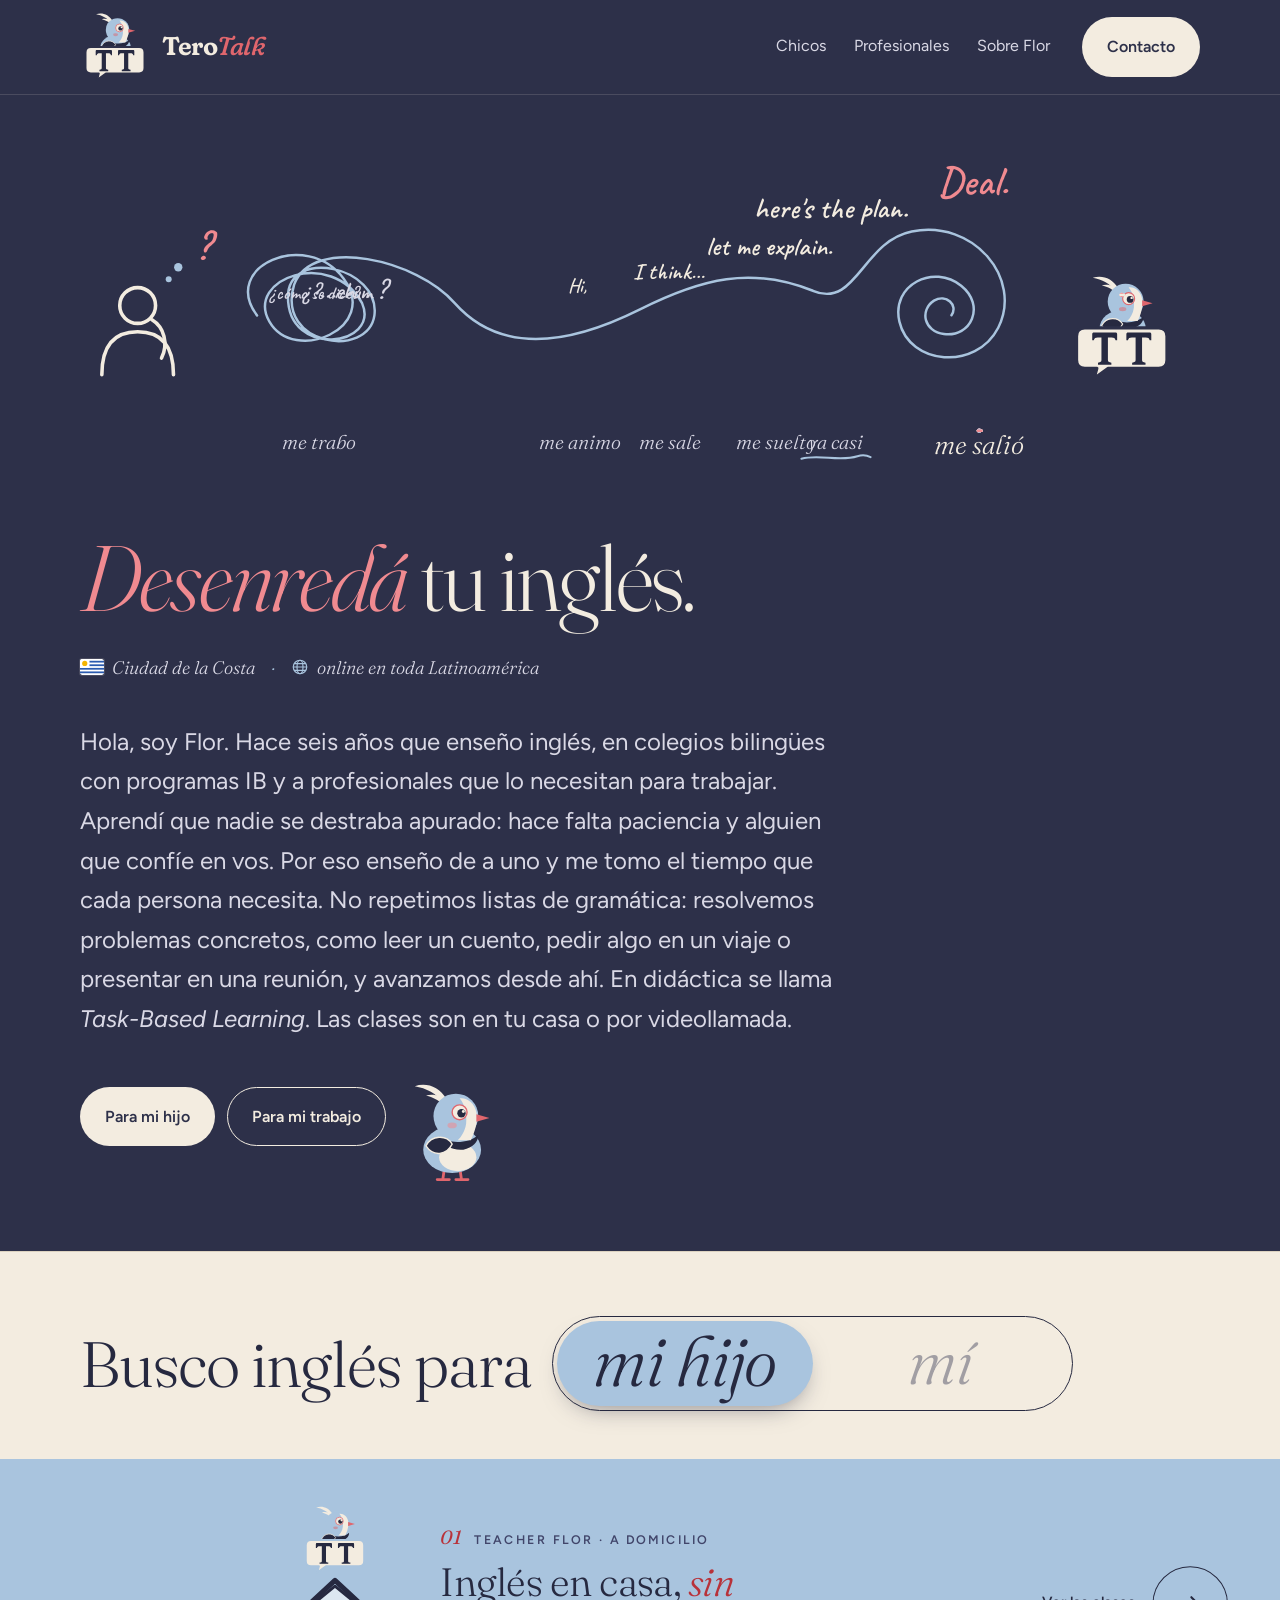
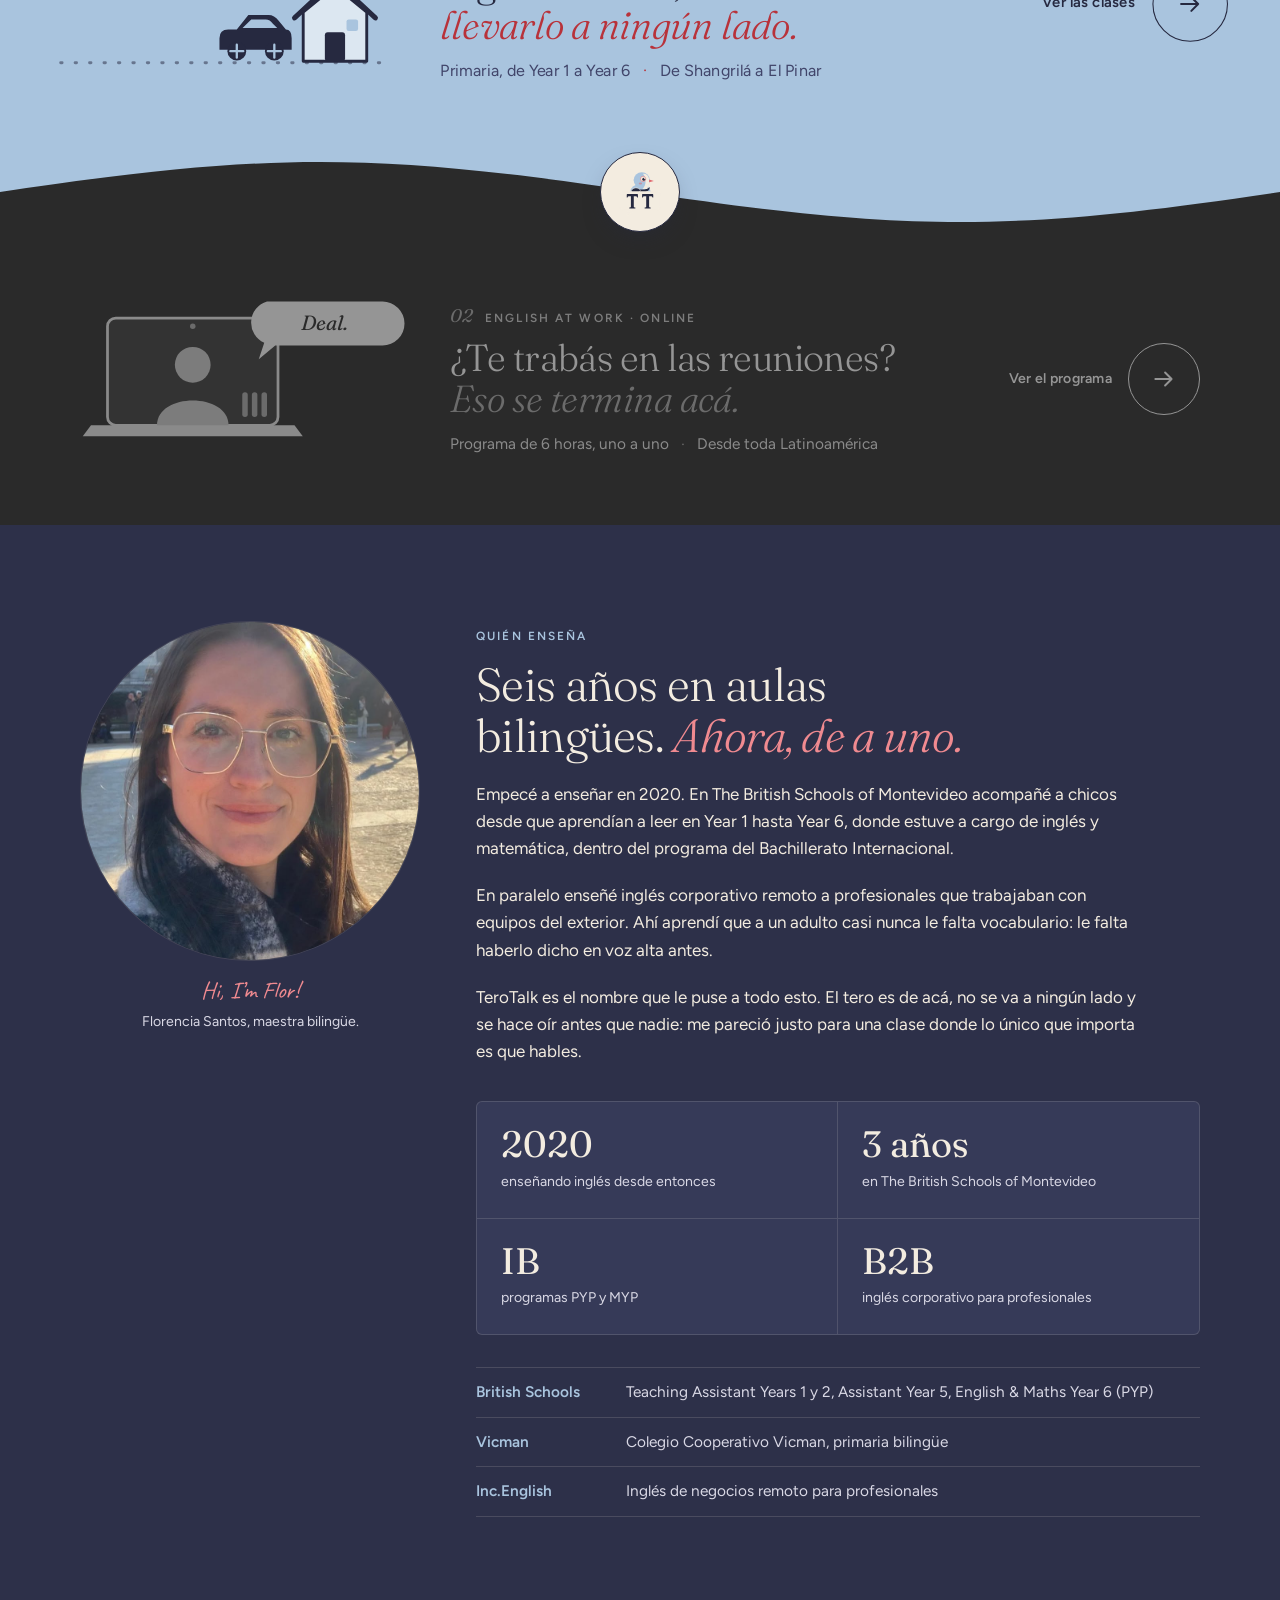
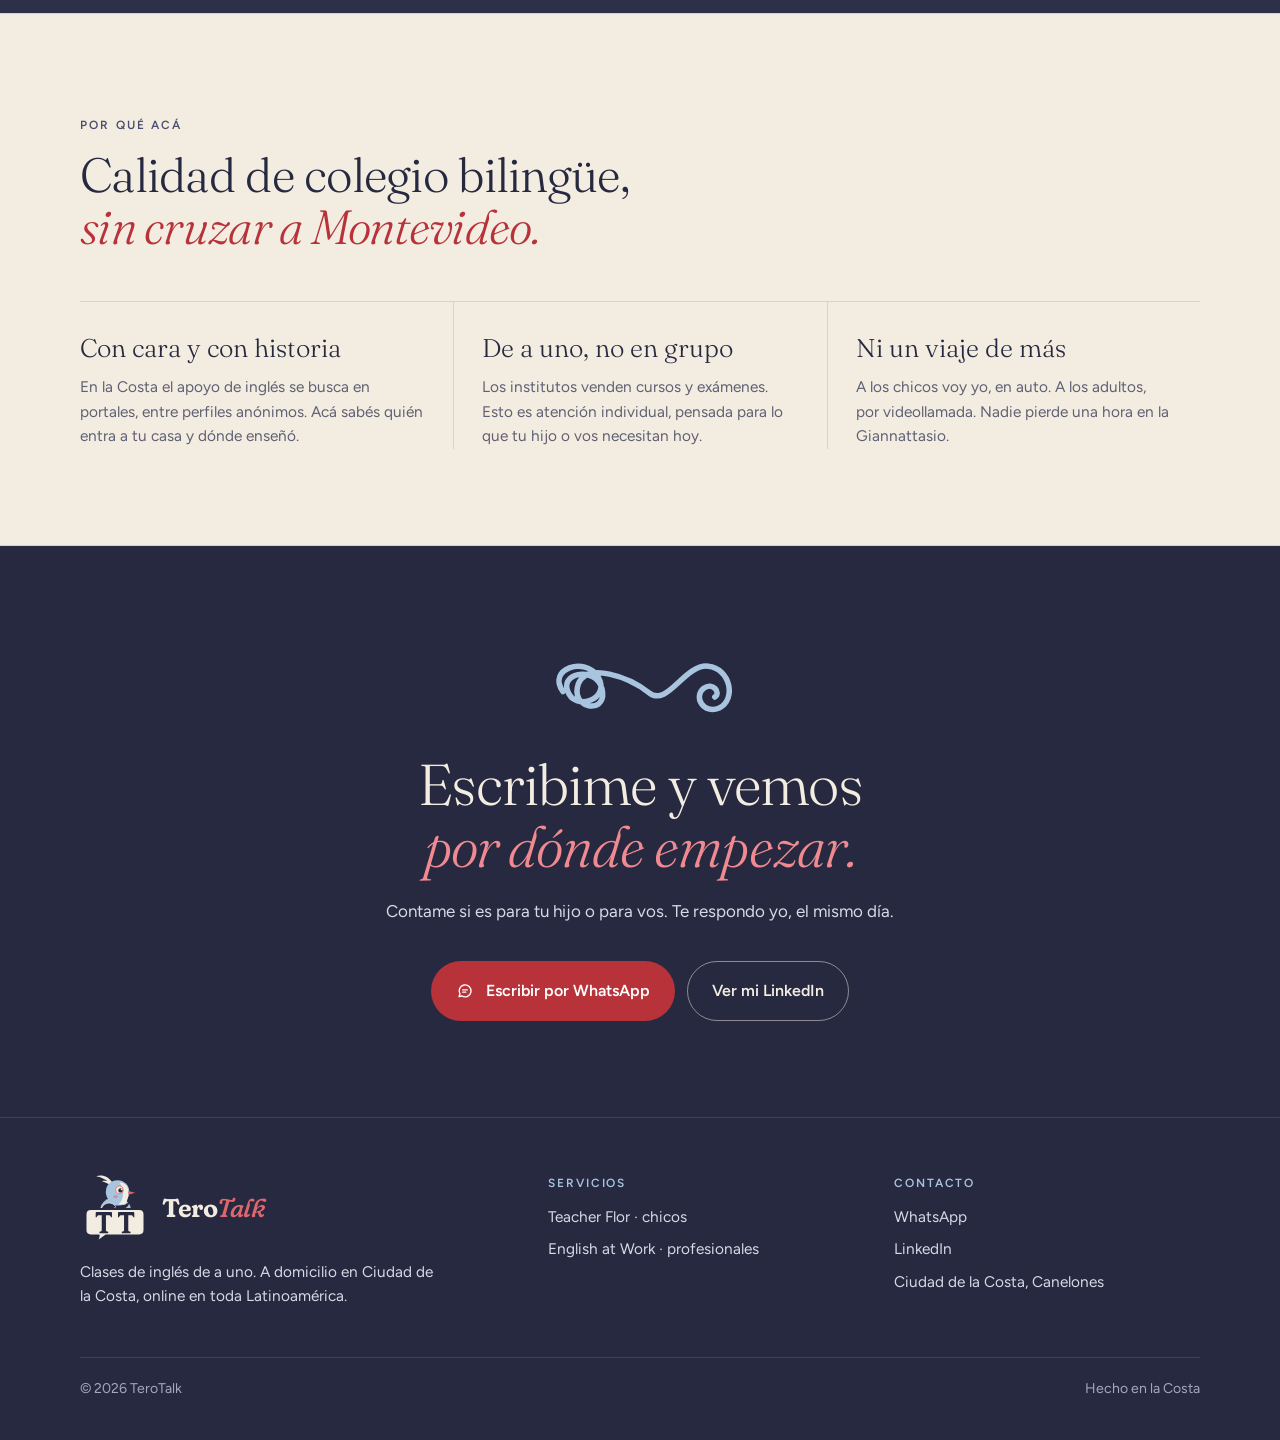
<file: index.html>
<!DOCTYPE html>
<html lang="es-UY">
<head>
<meta charset="utf-8">
<meta name="viewport" content="width=device-width,initial-scale=1">
<title>TeroTalk · Clases de inglés en Ciudad de la Costa y online</title>
<meta name="description" content="TeroTalk es Flor Santos, educadora bilingüe con experiencia en The British Schools. Inglés a domicilio para chicos en Ciudad de la Costa e inglés para el trabajo online en toda Latinoamérica.">
<meta name="theme-color" content="#2D3049">
<link rel="icon" href="assets/brand/favicon.svg" type="image/svg+xml">
<link rel="canonical" href="https://barral.dev/terotalk/">

<meta property="og:type" content="website">
<meta property="og:locale" content="es_UY">
<meta property="og:url" content="https://barral.dev/terotalk/">
<meta property="og:title" content="TeroTalk · Desenredá tu inglés">
<meta property="og:description" content="Inglés a domicilio para chicos en Ciudad de la Costa. Inglés para el trabajo, online, en toda Latinoamérica.">
<meta property="og:image" content="https://barral.dev/terotalk/assets/brand/og-cover.png">
<meta name="twitter:card" content="summary_large_image">
<meta name="twitter:title" content="TeroTalk · Desenredá tu inglés">
<meta name="twitter:description" content="Inglés a domicilio para chicos en Ciudad de la Costa. Inglés para el trabajo, online, en toda Latinoamérica.">
<meta name="twitter:image" content="https://barral.dev/terotalk/assets/brand/og-cover.png">

<script type="application/ld+json">
{
  "@context": "https://schema.org",
  "@type": "Person",
  "name": "Florencia Santos",
  "alternateName": "Flor Santos",
  "jobTitle": "Bilingual Educator",
  "url": "https://barral.dev/terotalk/",
  "sameAs": ["https://www.linkedin.com/in/florsantosacosta/"],
  "worksFor": {
    "@type": "EducationalOrganization",
    "name": "TeroTalk",
    "areaServed": [
      {"@type": "Place", "name": "Ciudad de la Costa, Canelones"},
      {"@type": "Place", "name": "América Latina"}
    ],
    "address": {"@type": "PostalAddress", "addressLocality": "Ciudad de la Costa", "addressRegion": "Canelones", "addressCountry": "UY"}
  }
}
</script>

<link rel="preconnect" href="https://fonts.googleapis.com">
<link rel="preconnect" href="https://fonts.gstatic.com" crossorigin>
<link rel="stylesheet" href="https://fonts.googleapis.com/css2?family=Caveat:wght@600&family=Figtree:wght@400;500;600&family=Fraunces:ital,opsz,wght,SOFT,WONK@0,9..144,300..700,0..100,0..1;1,9..144,300..700,0..100,0..1&display=swap">
<link rel="stylesheet" href="assets/css/site.css">
</head>
<body>
<svg class="icon-sprite" aria-hidden="true">
  <symbol id="knot" viewBox="0 0 200 80"><path d="M30 45 C15 25 50 12 62 32 C74 52 40 64 34 44 C28 26 64 22 66 46 C68 66 36 60 44 38 C52 18 90 32 108 46 C125 60 140 20 162 22 C182 24 188 52 172 60 C158 66 148 50 158 42 C166 36 174 46 168 50" fill="none" stroke="currentColor" stroke-width="5" stroke-linecap="round"/></symbol>
  <symbol id="logo" viewBox="4 22 232 232"><g transform="translate(28 10) scale(1.62)"><ellipse class="logo__wing" cx="58" cy="80" rx="31" ry="25"/><ellipse class="logo__ink" cx="64" cy="88" rx="20" ry="15"/><path class="logo__belly" d="M44 66 C54 74 76 74 86 64 C86 72 80 78 70 80 C58 81 48 76 44 66 Z"/><path class="logo__arm" d="M30 76 C36 64 52 64 58 74 C52 86 38 88 30 76 Z"/><path class="logo__ink" d="M52 26 C44 12 30 8 18 12 C30 14 42 20 48 30 Z"/><path class="logo__ink" d="M54 30 C48 22 38 20 30 22 C38 24 46 28 50 34 Z"/><circle class="logo__wing" cx="62" cy="44" r="24"/><path class="logo__ink" d="M84 40 C82 30 74 24 66 25 C72 32 74 42 73 52 C72 60 68 66 64 70 L78 70 C82 62 86 50 84 40 Z"/><path class="logo__beak" d="M84 42 L98 46 L84 50 Z"/><ellipse class="logo__cheek" cx="58" cy="54" rx="5" ry="3"/><circle class="logo__eye" cx="66" cy="40" r="8"/><circle class="logo__belly" cx="68" cy="41" r="4.5"/><circle class="logo__ink" cx="70" cy="39" r="1.6"/></g><path class="logo__bubble" stroke-width="7" stroke-linejoin="round" d="M40 138 H200 C211 138 218 145 218 156 V208 C218 219 211 226 200 226 H90 L60 248 L66 226 H40 C29 226 22 219 22 208 V156 C22 145 29 138 40 138 Z"/><path class="logo__letters" transform="translate(56 148)" d="M0 4 C0 1 1 0 4 0 H50 C53 0 54 1 54 4 V17 H50.5 C49.5 12.5 47 11 42 11 H34 V60 C34 64 36 65 41.5 65.5 V70 H12.5 V65.5 C18 65 20 64 20 60 V11 H12 C7 11 4.5 12.5 3.5 17 H0 Z"/><path class="logo__letters" transform="translate(130 148)" d="M0 4 C0 1 1 0 4 0 H50 C53 0 54 1 54 4 V17 H50.5 C49.5 12.5 47 11 42 11 H34 V60 C34 64 36 65 41.5 65.5 V70 H12.5 V65.5 C18 65 20 64 20 60 V11 H12 C7 11 4.5 12.5 3.5 17 H0 Z"/></symbol>
  <symbol id="flag-uy" viewBox="0 0 24 16"><rect class="flag-uy__field" width="24" height="16" rx="2"/><rect class="flag-uy__stripe" y="1.78" width="24" height="1.78"/><rect class="flag-uy__stripe" y="5.33" width="24" height="1.78"/><rect class="flag-uy__stripe" y="8.89" width="24" height="1.78"/><rect class="flag-uy__stripe" y="12.44" width="24" height="1.78"/><rect class="flag-uy__field" width="9.5" height="8.89"/><circle class="flag-uy__sun" cx="4.75" cy="4.4" r="2.6"/></symbol>
  <symbol id="globe" viewBox="0 0 24 24"><g fill="none" stroke="currentColor" stroke-width="1.6"><circle cx="12" cy="12" r="9"/><ellipse cx="12" cy="12" rx="4" ry="9"/><path d="M3 12h18M4.5 7.5h15M4.5 16.5h15"/></g></symbol>
  <symbol id="arrow" viewBox="0 0 24 24"><path d="M4 12h15m-6-6 6 6-6 6" fill="none" stroke="currentColor" stroke-width="1.8" stroke-linecap="round" stroke-linejoin="round"/></symbol>
  <symbol id="chat" viewBox="0 0 24 24"><path d="M4 19.5 5.3 16A8 8 0 1 1 8 18.7z" fill="none" stroke="currentColor" stroke-width="1.8" stroke-linejoin="round"/><path d="M9 10.5h6M9 13.5h4" stroke="currentColor" stroke-width="1.8" stroke-linecap="round"/></symbol>
</svg>
<a class="skip-link" href="#main">Ir al contenido</a>

<header class="site-header">
  <div class="wrap site-header__bar">
    <a class="brand" href="./" aria-label="TeroTalk, inicio">
      <svg class="brand__mark" aria-hidden="true"><use href="#logo"/></svg>
      <b class="brand__name">Tero<i class="brand__talk">Talk</i></b>
    </a>
    <nav class="site-header__nav" aria-label="Principal">
      <a class="site-header__link" href="kids/">Chicos</a>
      <a class="site-header__link" href="professionals/">Profesionales</a>
      <a class="site-header__link site-header__link--optional" href="#about">Sobre Flor</a>
    </nav>
    <a class="btn btn--solid" href="#contact">Contacto</a>
  </div>
</header>

<main id="main">

<section class="home-hero">
  <div class="wrap">
    <svg class="hero-anim" viewBox="40 0 1360 400" role="img" aria-label="Un hilo enredado que se desenreda. Arriba, frases en inglés cada vez más seguras; abajo, cómo se siente: de me trabo a me salió."><g transform="translate(150 40) scale(1.5)"><path class="hero-anim__thread hero-anim__line--brand" d="M70 100 C40 60 110 30 140 70 C170 110 100 140 80 105 C60 70 130 45 155 90 C170 125 95 135 95 85 C95 45 170 60 165 100 C160 135 85 125 100 75 C115 35 200 55 230 90 C270 135 330 120 380 95 C430 70 470 60 520 80 C555 95 560 40 600 32 C650 22 690 70 670 110 C652 145 598 140 590 105 C583 75 618 58 640 76 C660 92 648 118 626 115 C610 113 606 96 618 88 C628 82 638 92 632 100" pathLength="1" fill="none" stroke-width="2" stroke-linecap="round"/></g><g class="hero-anim__think"><g transform="translate(110 262) scale(1.45) translate(-110 -262)"><circle class="hero-anim__line--text" cx="110" cy="204" r="15" fill="none" stroke-width="3"/><path class="hero-anim__line--text" d="M80 262 C80 236 92 226 110 226 C128 226 140 236 140 262" fill="none" stroke-width="3" stroke-linecap="round" stroke-linejoin="round"/><path class="hero-anim__line--text" d="M130 248 C136 236 132 222 122 216" fill="none" stroke-width="3" stroke-linecap="round" stroke-linejoin="round"/><circle class="hero-anim__ink--brand" cx="136" cy="182" r="2.5"/><circle class="hero-anim__ink--brand" cx="144" cy="172" r="3.5"/><text class="hero-anim__ink--accent hero-anim__hand" x="158" y="166" font-size="34" font-weight="700">?</text></g></g><g class="hero-anim__junk0 hero-anim__transient hero-anim__detail"><text class="hero-anim__hand hero-anim__ink--muted" x="270" y="170" font-size="22" font-weight="600">¿cómo se dice?</text></g><g class="hero-anim__junk1 hero-anim__transient hero-anim__detail"><text class="hero-anim__hand hero-anim__ink--muted" x="350" y="170" font-size="30" font-weight="600">eh…</text></g><g class="hero-anim__junk2 hero-anim__transient hero-anim__detail"><text class="hero-anim__hand hero-anim__ink--muted" x="400" y="170" font-size="34" font-weight="600">?</text></g><g class="hero-anim__junk3 hero-anim__transient hero-anim__detail"><text class="hero-anim__hand hero-anim__ink--muted" x="310" y="170" font-size="28" font-weight="600">¿?</text></g><g class="hero-anim__junk4 hero-anim__transient hero-anim__detail"><text class="hero-anim__hand hero-anim__ink--muted" x="370" y="170" font-size="26" font-weight="600">um</text></g><g class="hero-anim__junk5 hero-anim__transient hero-anim__detail"><text class="hero-anim__hand hero-anim__ink--muted" x="330" y="170" font-size="34" font-weight="600">…</text></g><g class="hero-anim__en0"><text class="hero-anim__hand hero-anim__ink--text" x="632" y="162" font-size="24" font-weight="600">Hi,</text></g><g class="hero-anim__en1"><text class="hero-anim__hand hero-anim__ink--text" x="712" y="146" font-size="28" font-weight="600">I think…</text></g><g class="hero-anim__en2"><text class="hero-anim__hand hero-anim__ink--text" x="800" y="116" font-size="32" font-weight="600">let me explain.</text></g><g class="hero-anim__en3"><text class="hero-anim__hand hero-anim__ink--text" x="858" y="72" font-size="36" font-weight="600">here's the plan.</text></g><g class="hero-anim__en4"><text class="hero-anim__hand hero-anim__ink--accent" x="1082" y="44" font-size="50" font-weight="600">Deal.</text></g><g class="hero-anim__tero"><use href="#logo" x="1240" y="140" width="130" height="130"/></g><g class="hero-anim__es0 hero-anim__transient hero-anim__detail"><text class="hero-anim__es" x="330" y="352" text-anchor="middle">me trabo</text></g><g class="hero-anim__es1 hero-anim__transient hero-anim__detail"><text class="hero-anim__es" x="647" y="352" text-anchor="middle">me animo</text></g><g class="hero-anim__es2 hero-anim__transient hero-anim__detail"><text class="hero-anim__es" x="757" y="352" text-anchor="middle">me sale</text></g><g class="hero-anim__es3 hero-anim__transient hero-anim__detail"><text class="hero-anim__es" x="885" y="352" text-anchor="middle">me suelto</text></g><g class="hero-anim__es4 hero-anim__transient hero-anim__detail"><text class="hero-anim__es" x="958" y="352" text-anchor="middle">ya casi</text></g><path class="hero-anim__underline hero-anim__transient hero-anim__detail hero-anim__line--brand" d="M916 364 C938 358 962 368 984 361 C990 359 996 360 1000 362" pathLength="1" fill="none" stroke-width="2.5" stroke-linecap="round"/><g class="hero-anim__es5 hero-anim__detail"><text class="hero-anim__es hero-anim__es--final" x="1132" y="358" text-anchor="middle">me salió</text></g><g class="hero-anim__confetti-tero-0 hero-anim__transient"><circle class="hero-anim__ink--accent" cx="1305" cy="165" r="2.6"/></g><g class="hero-anim__confetti-tero-1 hero-anim__transient"><rect class="hero-anim__ink--text" x="1302" y="163.5" width="7" height="3" rx="1"/></g><g class="hero-anim__confetti-tero-2 hero-anim__transient"><circle class="hero-anim__ink--brand" cx="1305" cy="165" r="2.6"/></g><g class="hero-anim__confetti-tero-3 hero-anim__transient"><rect class="hero-anim__ink--accent" x="1302" y="163.5" width="7" height="3" rx="1"/></g><g class="hero-anim__confetti-tero-4 hero-anim__transient"><circle class="hero-anim__ink--text" cx="1305" cy="165" r="2.6"/></g><g class="hero-anim__confetti-tero-5 hero-anim__transient"><rect class="hero-anim__ink--brand" x="1302" y="163.5" width="7" height="3" rx="1"/></g><g class="hero-anim__confetti-tero-6 hero-anim__transient"><circle class="hero-anim__ink--accent" cx="1305" cy="165" r="2.6"/></g><g class="hero-anim__confetti-tero-7 hero-anim__transient"><rect class="hero-anim__ink--text" x="1302" y="163.5" width="7" height="3" rx="1"/></g><g class="hero-anim__confetti-tero-8 hero-anim__transient"><circle class="hero-anim__ink--brand" cx="1305" cy="165" r="2.6"/></g><g class="hero-anim__confetti-tero-9 hero-anim__transient"><rect class="hero-anim__ink--accent" x="1302" y="163.5" width="7" height="3" rx="1"/></g><g class="hero-anim__confetti-tero-10 hero-anim__transient"><circle class="hero-anim__ink--text" cx="1305" cy="165" r="2.6"/></g><g class="hero-anim__confetti-tero-11 hero-anim__transient"><rect class="hero-anim__ink--brand" x="1302" y="163.5" width="7" height="3" rx="1"/></g><g class="hero-anim__confetti-tero-12 hero-anim__transient"><circle class="hero-anim__ink--accent" cx="1305" cy="165" r="2.6"/></g><g class="hero-anim__confetti-tero-13 hero-anim__transient"><rect class="hero-anim__ink--text" x="1302" y="163.5" width="7" height="3" rx="1"/></g><g class="hero-anim__confetti-es-0 hero-anim__transient hero-anim__detail"><circle class="hero-anim__ink--accent" cx="1132" cy="330" r="2.6"/></g><g class="hero-anim__confetti-es-1 hero-anim__transient hero-anim__detail"><rect class="hero-anim__ink--text" x="1129" y="328.5" width="7" height="3" rx="1"/></g><g class="hero-anim__confetti-es-2 hero-anim__transient hero-anim__detail"><circle class="hero-anim__ink--brand" cx="1132" cy="330" r="2.6"/></g><g class="hero-anim__confetti-es-3 hero-anim__transient hero-anim__detail"><rect class="hero-anim__ink--accent" x="1129" y="328.5" width="7" height="3" rx="1"/></g><g class="hero-anim__confetti-es-4 hero-anim__transient hero-anim__detail"><circle class="hero-anim__ink--text" cx="1132" cy="330" r="2.6"/></g><g class="hero-anim__confetti-es-5 hero-anim__transient hero-anim__detail"><rect class="hero-anim__ink--brand" x="1129" y="328.5" width="7" height="3" rx="1"/></g><g class="hero-anim__confetti-es-6 hero-anim__transient hero-anim__detail"><circle class="hero-anim__ink--accent" cx="1132" cy="330" r="2.6"/></g><g class="hero-anim__confetti-es-7 hero-anim__transient hero-anim__detail"><rect class="hero-anim__ink--text" x="1129" y="328.5" width="7" height="3" rx="1"/></g><g class="hero-anim__confetti-es-8 hero-anim__transient hero-anim__detail"><circle class="hero-anim__ink--brand" cx="1132" cy="330" r="2.6"/></g><g class="hero-anim__confetti-es-9 hero-anim__transient hero-anim__detail"><rect class="hero-anim__ink--accent" x="1129" y="328.5" width="7" height="3" rx="1"/></g></svg>

    <h1 class="home-hero__title"><em>Desenredá</em> tu inglés.</h1>
    <p class="home-hero__place"><span class="home-hero__place-item"><svg class="home-hero__flag" aria-hidden="true"><use href="#flag-uy"/></svg>Ciudad de la Costa</span><span class="home-hero__sep" aria-hidden="true">·</span><span class="home-hero__place-item"><svg class="home-hero__globe" aria-hidden="true"><use href="#globe"/></svg>online en toda Latinoamérica</span></p>
    <p class="home-hero__lead">Hola, soy Flor. Hace seis años que enseño inglés, en colegios bilingües con programas IB y a profesionales que lo necesitan para trabajar. Aprendí que nadie se destraba apurado: hace falta paciencia y alguien que confíe en vos. Por eso enseño de a uno y me tomo el tiempo que cada persona necesita. No repetimos listas de gramática: resolvemos problemas concretos, como leer un cuento, pedir algo en un viaje o presentar en una reunión, y avanzamos desde ahí. En didáctica se llama <i lang="en">Task-Based&nbsp;Learning</i>. Las clases son en tu casa o por videollamada.</p>
    <div class="actions home-hero__actions">
      <a class="btn btn--solid" href="kids/">Para mi hijo</a>
      <a class="btn btn--outline" href="professionals/">Para mi trabajo</a>
      <svg class="chibi-tero" viewBox="0 -30 180 150" aria-hidden="true"><g class="chibi-tero__bird"><path class="chibi-tero__arm chibi-tero__arm--back" d="M74 74 C78 52 92 36 108 30 C112 48 102 64 86 78 Z"/><g class="chibi-tero__legs"><path d="M50 98 L48 112 M48 112 H42 M48 112 H55"/><path d="M66 98 L68 112 M68 112 H62 M68 112 H75"/></g><ellipse class="chibi-tero__body" cx="58" cy="80" rx="31" ry="25"/><ellipse class="chibi-tero__belly" cx="64" cy="88" rx="20" ry="15"/><path class="chibi-tero__bib" d="M44 66 C54 74 76 74 86 64 C86 72 80 78 70 80 C58 81 48 76 44 66 Z"/><path class="chibi-tero__arm chibi-tero__arm--front" d="M30 76 C36 64 52 64 58 74 C52 86 38 88 30 76 Z"/><g class="chibi-tero__crest"><path d="M52 26 C44 12 30 8 18 12 C30 14 42 20 48 30 Z"/><path d="M54 30 C48 22 38 20 30 22 C38 24 46 28 50 34 Z"/></g><circle class="chibi-tero__head" cx="62" cy="44" r="24"/><path class="chibi-tero__mask" d="M84 40 C82 30 74 24 66 25 C72 32 74 42 73 52 C72 60 68 66 64 70 L78 70 C82 62 86 50 84 40 Z"/><path class="chibi-tero__beak" d="M84 42 L98 46 L84 50 Z"/><ellipse class="chibi-tero__cheek" cx="58" cy="54" rx="5" ry="3"/><g class="chibi-tero__eye"><circle class="chibi-tero__eye-white" cx="66" cy="40" r="8"/><circle class="chibi-tero__pupil" cx="68" cy="41" r="4.5"/><circle class="chibi-tero__glint" cx="70" cy="39" r="1.6"/></g><path class="chibi-tero__arm chibi-tero__arm--up" d="M44 76 C32 64 20 50 12 34 C28 36 42 50 52 70 Z"/></g><g class="chibi-tero__say"><path class="chibi-tero__bubble" d="M106 -26 H168 C174 -26 178 -22 178 -16 V2 C178 8 174 12 168 12 H118 L104 22 L108 12 H106 C100 12 96 8 96 2 V-16 C96 -22 100 -26 106 -26 Z"/><text class="chibi-tero__words" x="137" y="0" text-anchor="middle">I did it!</text></g></svg>
    </div>
  </div>
</section>

<section class="band band--soft paths" aria-labelledby="paths-title">
  <div class="paths__head">
    <div class="wrap">
      <div class="paths__ask">
        <h2 class="paths__title" id="paths-title">Busco inglés para</h2>
        <nav class="picker" aria-label="Para quién es el inglés">
          <span class="picker__thumb" aria-hidden="true"></span>
          <a class="picker__option picker__option--kids" href="kids/"><span class="picker__face">mi hijo</span></a>
          <a class="picker__option picker__option--work" href="professionals/"><span class="picker__face">mí</span></a>
        </nav>
      </div>
    </div>
  </div>
  <a class="path path--kids" href="kids/">
    <div class="wrap path__inner">
      <svg class="path__art ride" viewBox="0 0 240 120" aria-hidden="true">
        <path class="ride__road" d="M6 101 H234"/>
        <path class="ride__house" d="M174 100 V66 L196 48 L218 66 V100 Z"/>
        <path class="ride__roof" d="M168 70 L196 44 L224 70"/>
        <rect class="ride__door" x="189" y="80" width="14" height="20" rx="2"/>
        <rect class="ride__window" x="204" y="71" width="8" height="8" rx="1.5"/>
        <g class="ride__tero"><use href="#logo" x="172" y="-8" width="48" height="48"/></g>
        <g class="ride__car">
          <g class="ride__exhaust"><circle class="ride__puff" cx="8" cy="90" r="4"/><circle class="ride__puff ride__puff--late" cx="8" cy="90" r="4"/></g>
          <path class="ride__body" d="M12 92 V84 Q12 78 18 78 H24 L32 68 H46 Q50 68 53 72 L58 78 Q62 78 62 84 V92 Z"/>
          <path class="ride__glass" d="M28 77 L34 71 H44 Q47 71 49 74 L52 77 Z"/>
          <g class="ride__wheel"><circle cx="24" cy="93" r="6.5"/><path d="M24 88.5 V97.5 M19.5 93 H28.5"/></g>
          <g class="ride__wheel"><circle cx="50" cy="93" r="6.5"/><path d="M50 88.5 V97.5 M45.5 93 H54.5"/></g>
        </g>
      </svg>
      <div class="path__body">
        <small class="path__label"><span class="path__index">01</span>Teacher Flor · a domicilio</small>
        <h3 class="path__title">Inglés en casa, <em>sin llevarlo a ningún lado.</em></h3>
        <p class="path__meta">Primaria, de Year 1 a Year 6<span class="path__sep" aria-hidden="true">·</span>De Shangrilá a El Pinar</p>
      </div>
      <span class="path__go"><span class="path__go-label">Ver las clases</span><span class="path__go-ring"><svg class="path__go-arrow" aria-hidden="true"><use href="#arrow"/></svg></span></span>
    </div>
  </a>
  <div class="paths__seam" aria-hidden="true"><span class="paths__medal"><svg class="paths__medal-logo"><use href="#logo"/></svg></span></div>
  <a class="path path--work" href="professionals/">
    <div class="wrap path__inner">
      <svg class="path__art call" viewBox="0 0 240 120" aria-hidden="true">
        <rect class="call__screen" x="20" y="16" width="124" height="78" rx="6"/>
        <path class="call__base" d="M8 94 H156 L162 102 H2 Z"/>
        <circle class="call__cam" cx="82" cy="22" r="2"/>
        <circle class="call__person" cx="82" cy="50" r="13"/>
        <path class="call__person" d="M56 94 C56 70 108 70 108 94 Z"/>
        <g class="call__voice">
          <rect class="call__bar" x="118" y="70" width="4" height="18" rx="2"/>
          <rect class="call__bar call__bar--mid" x="125" y="70" width="4" height="18" rx="2"/>
          <rect class="call__bar call__bar--late" x="132" y="70" width="4" height="18" rx="2"/>
        </g>
        <g class="call__bubble">
          <path class="call__balloon" d="M136 4 H220 A16 16 0 0 1 220 36 H142 L130 46 L134 34 A16 16 0 0 1 136 4 Z"/>
          <text class="call__line call__line--hi" x="178" y="25" text-anchor="middle">Hi,</text>
          <text class="call__line call__line--explain" x="178" y="25" text-anchor="middle">let me explain.</text>
          <text class="call__line call__line--deal" x="178" y="25" text-anchor="middle">Deal.</text>
        </g>
      </svg>
      <div class="path__body">
        <small class="path__label"><span class="path__index">02</span>English at Work · online</small>
        <h3 class="path__title">¿Te trabás en las reuniones? <em>Eso se termina acá.</em></h3>
        <p class="path__meta">Programa de 6 horas, uno a uno<span class="path__sep" aria-hidden="true">·</span>Desde toda Latinoamérica</p>
      </div>
      <span class="path__go"><span class="path__go-label">Ver el programa</span><span class="path__go-ring"><svg class="path__go-arrow" aria-hidden="true"><use href="#arrow"/></svg></span></span>
    </div>
  </a>
</section>

<section id="about" aria-labelledby="about-title">
  <div class="wrap about">
    <figure class="portrait">
      <img class="portrait__image" src="assets/flor-santos.jpg" width="843" height="1009" alt="Retrato de Flor Santos" loading="lazy" decoding="async">
      <figcaption class="portrait__caption">Hi, I’m Flor!<span class="portrait__note">Florencia Santos, maestra bilingüe.</span></figcaption>
    </figure>
    <div>
      <span class="eyebrow">Quién enseña</span>
      <h2 class="about__title" id="about-title">Seis años en aulas bilingües. <em>Ahora, de a uno.</em></h2>
      <p class="about__text">Empecé a enseñar en 2020. En The British Schools of Montevideo acompañé a chicos desde que aprendían a leer en Year 1 hasta Year 6, donde estuve a cargo de inglés y matemática, dentro del programa del Bachillerato Internacional.</p>
      <p class="about__text">En paralelo enseñé inglés corporativo remoto a profesionales que trabajaban con equipos del exterior. Ahí aprendí que a un adulto casi nunca le falta vocabulario: le falta haberlo dicho en voz alta antes.</p>
      <p class="about__text">TeroTalk es el nombre que le puse a todo esto. El tero es de acá, no se va a ningún lado y se hace oír antes que nadie: me pareció justo para una clase donde lo único que importa es que hables.</p>
      <div class="facts">
        <div class="facts__cell"><b class="facts__value">2020</b><span class="facts__label">enseñando inglés desde entonces</span></div>
        <div class="facts__cell"><b class="facts__value">3 años</b><span class="facts__label">en The British Schools of Montevideo</span></div>
        <div class="facts__cell"><b class="facts__value">IB</b><span class="facts__label">programas PYP y MYP</span></div>
        <div class="facts__cell"><b class="facts__value">B2B</b><span class="facts__label">inglés corporativo para profesionales</span></div>
      </div>
      <ul class="timeline">
        <li class="timeline__item"><strong class="timeline__name">British Schools</strong><span class="timeline__detail">Teaching Assistant Years 1 y 2, Assistant Year 5, English &amp; Maths Year 6 (PYP)</span></li>
        <li class="timeline__item"><strong class="timeline__name">Vicman</strong><span class="timeline__detail">Colegio Cooperativo Vicman, primaria bilingüe</span></li>
        <li class="timeline__item"><strong class="timeline__name">Inc.English</strong><span class="timeline__detail">Inglés de negocios remoto para profesionales</span></li>
      </ul>
    </div>
  </div>
</section>

<section class="band band--soft" aria-labelledby="why">
  <div class="wrap">
    <div class="section-head">
      <span class="eyebrow">Por qué acá</span>
      <h2 class="section-head__title" id="why">Calidad de colegio bilingüe, <em>sin cruzar a Montevideo.</em></h2>
    </div>
    <div class="why">
      <div class="why__item"><b class="why__title">Con cara y con historia</b><p class="why__text">En la Costa el apoyo de inglés se busca en portales, entre perfiles anónimos. Acá sabés quién entra a tu casa y dónde enseñó.</p></div>
      <div class="why__item"><b class="why__title">De a uno, no en grupo</b><p class="why__text">Los institutos venden cursos y exámenes. Esto es atención individual, pensada para lo que tu hijo o vos necesitan hoy.</p></div>
      <div class="why__item"><b class="why__title">Ni un viaje de más</b><p class="why__text">A los chicos voy yo, en auto. A los adultos, por videollamada. Nadie pierde una hora en la Giannattasio.</p></div>
    </div>
  </div>
</section>

<section class="band band--dark cta" id="contact" aria-labelledby="contact-title">
  <div class="wrap">
    <svg class="thread cta__thread" viewBox="0 0 200 80" aria-hidden="true"><use href="#knot"/></svg>
    <h2 class="cta__title" id="contact-title">Escribime y vemos <em>por dónde empezar.</em></h2>
    <p class="cta__text">Contame si es para tu hijo o para vos. Te respondo yo, el mismo día.</p>
    <div class="actions">
      <a class="btn btn--primary" href="https://wa.me/?text=Hola%20Flor!%20Vi%20tu%20p%C3%A1gina%20y%20quer%C3%ADa%20consultar." target="_blank" rel="noopener"><svg class="btn__icon" aria-hidden="true"><use href="#chat"/></svg>Escribir por WhatsApp</a>
      <a class="btn btn--outline-light" href="https://www.linkedin.com/in/florsantosacosta/" target="_blank" rel="noopener">Ver mi LinkedIn</a>
    </div>
  </div>
</section>

</main>

<footer class="site-footer">
  <div class="wrap">
    <div class="site-footer__grid">
      <div class="site-footer__about">
        <a class="brand" href="./"><svg class="brand__mark" aria-hidden="true"><use href="#logo"/></svg><b class="brand__name">Tero<i class="brand__talk">Talk</i></b></a>
        <p class="site-footer__text">Clases de inglés de a uno. A domicilio en Ciudad de la Costa, online en toda Latinoamérica.</p>
      </div>
      <div>
        <h4 class="site-footer__title">Servicios</h4>
        <ul class="site-footer__list"><li><a class="site-footer__link" href="kids/">Teacher Flor · chicos</a></li><li><a class="site-footer__link" href="professionals/">English at Work · profesionales</a></li></ul>
      </div>
      <div>
        <h4 class="site-footer__title">Contacto</h4>
        <ul class="site-footer__list"><li><a class="site-footer__link" href="https://wa.me/" target="_blank" rel="noopener">WhatsApp</a></li><li><a class="site-footer__link" href="https://www.linkedin.com/in/florsantosacosta/" target="_blank" rel="noopener">LinkedIn</a></li><li>Ciudad de la Costa, Canelones</li></ul>
      </div>
    </div>
    <div class="site-footer__base"><span>© 2026 TeroTalk</span><span>Hecho en la Costa</span></div>
  </div>
</footer>

</body>
</html>
</file>
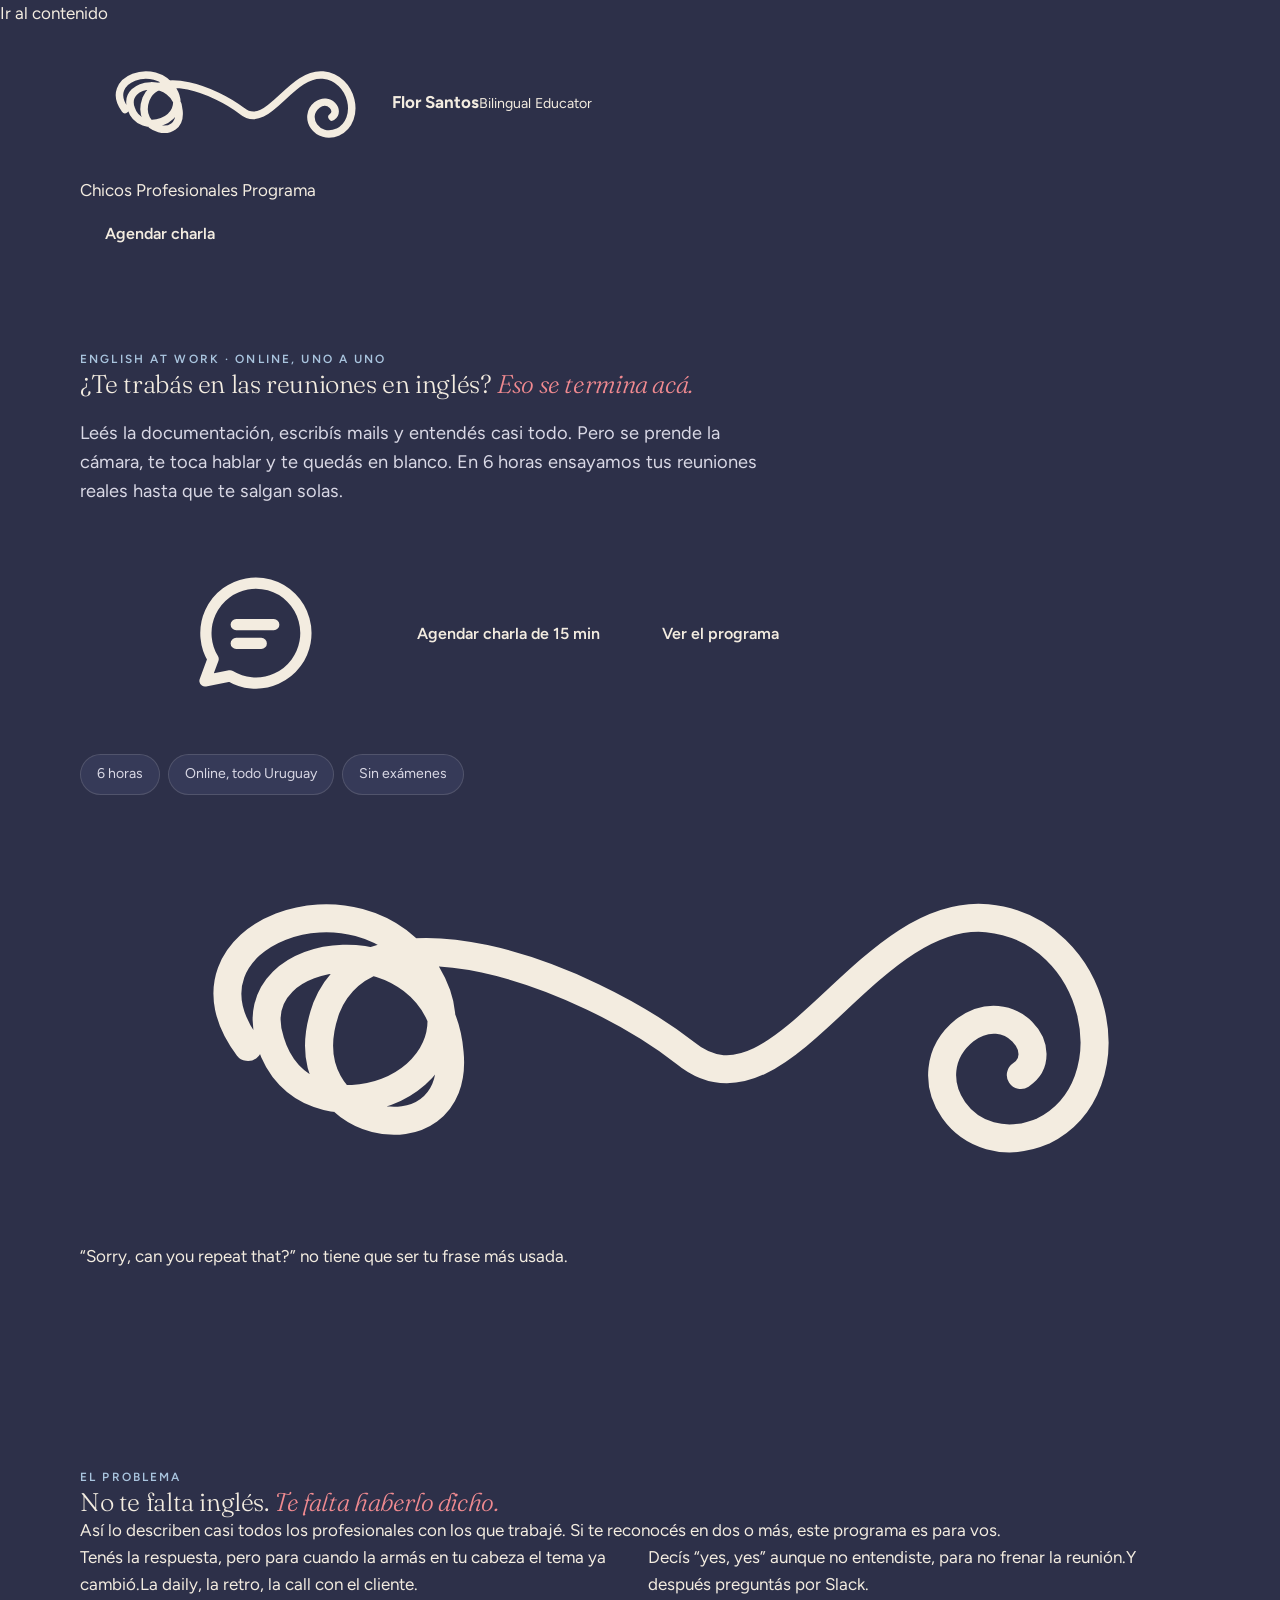
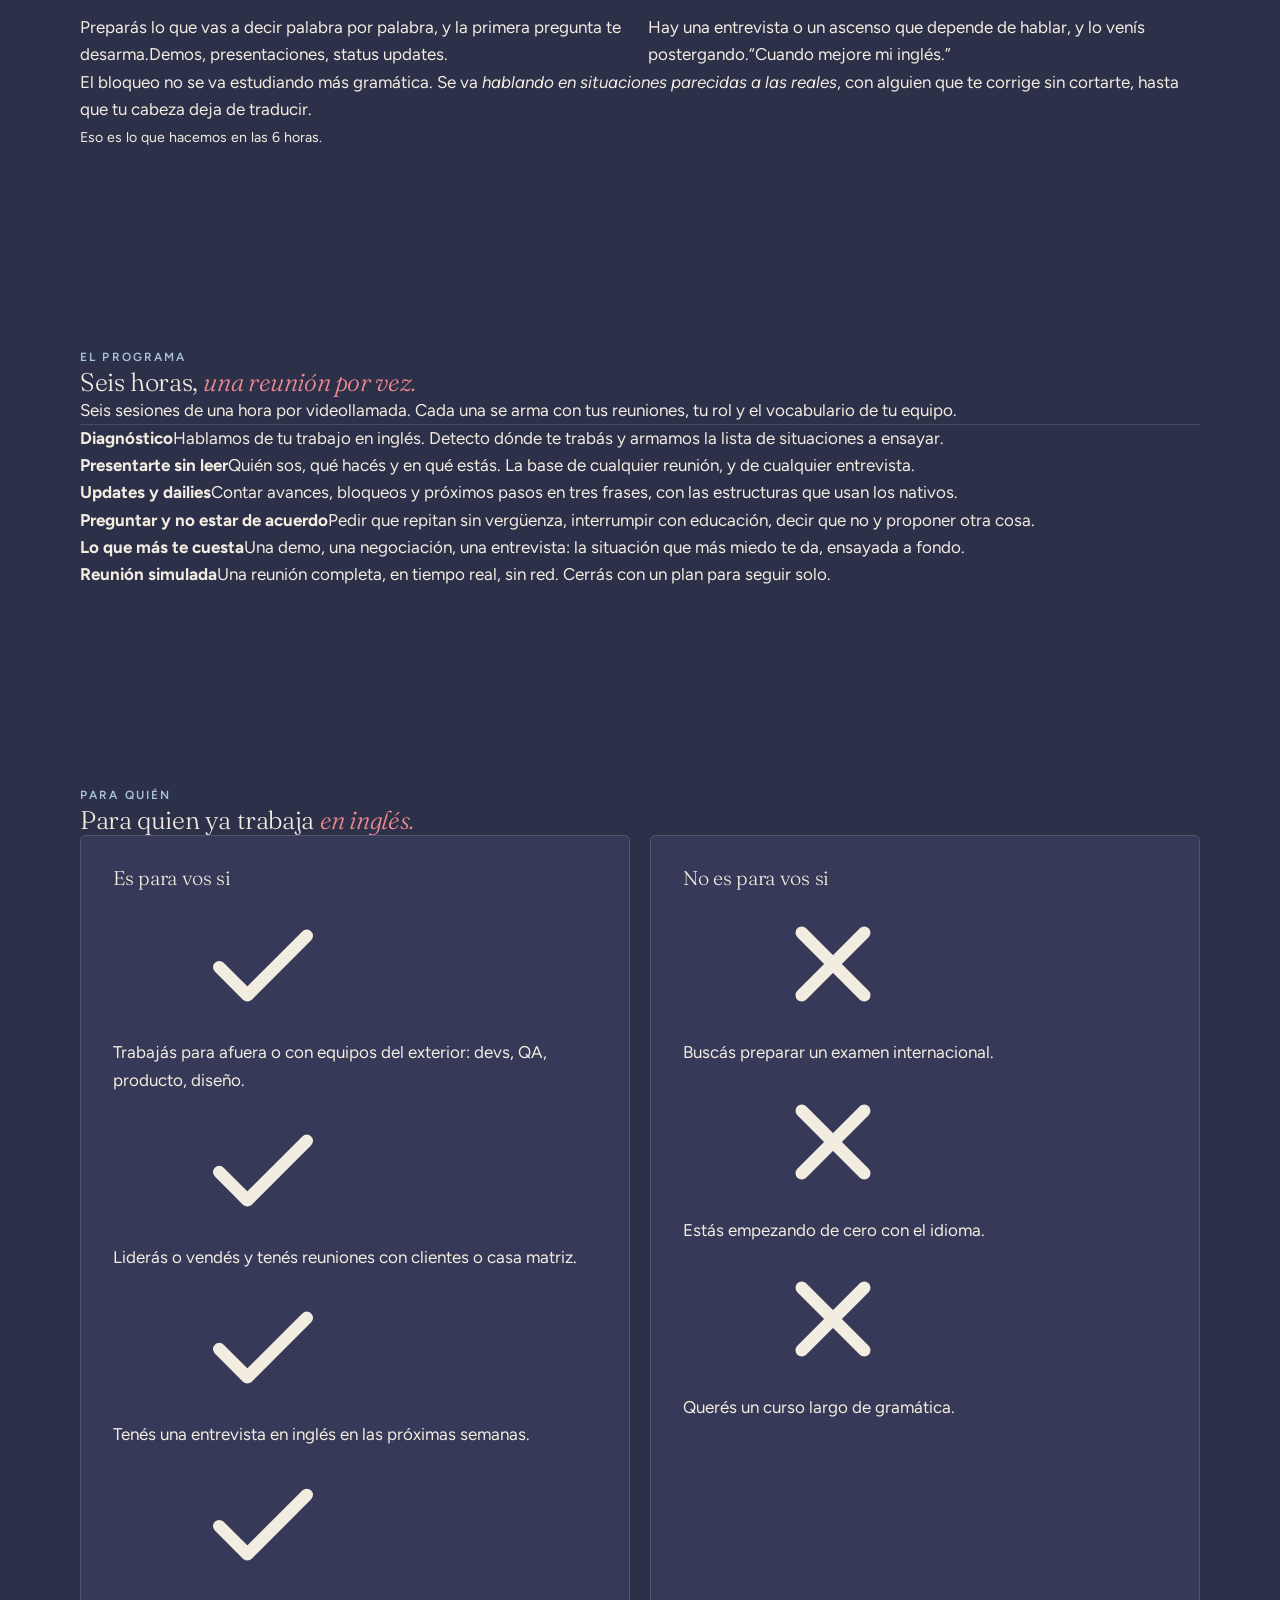
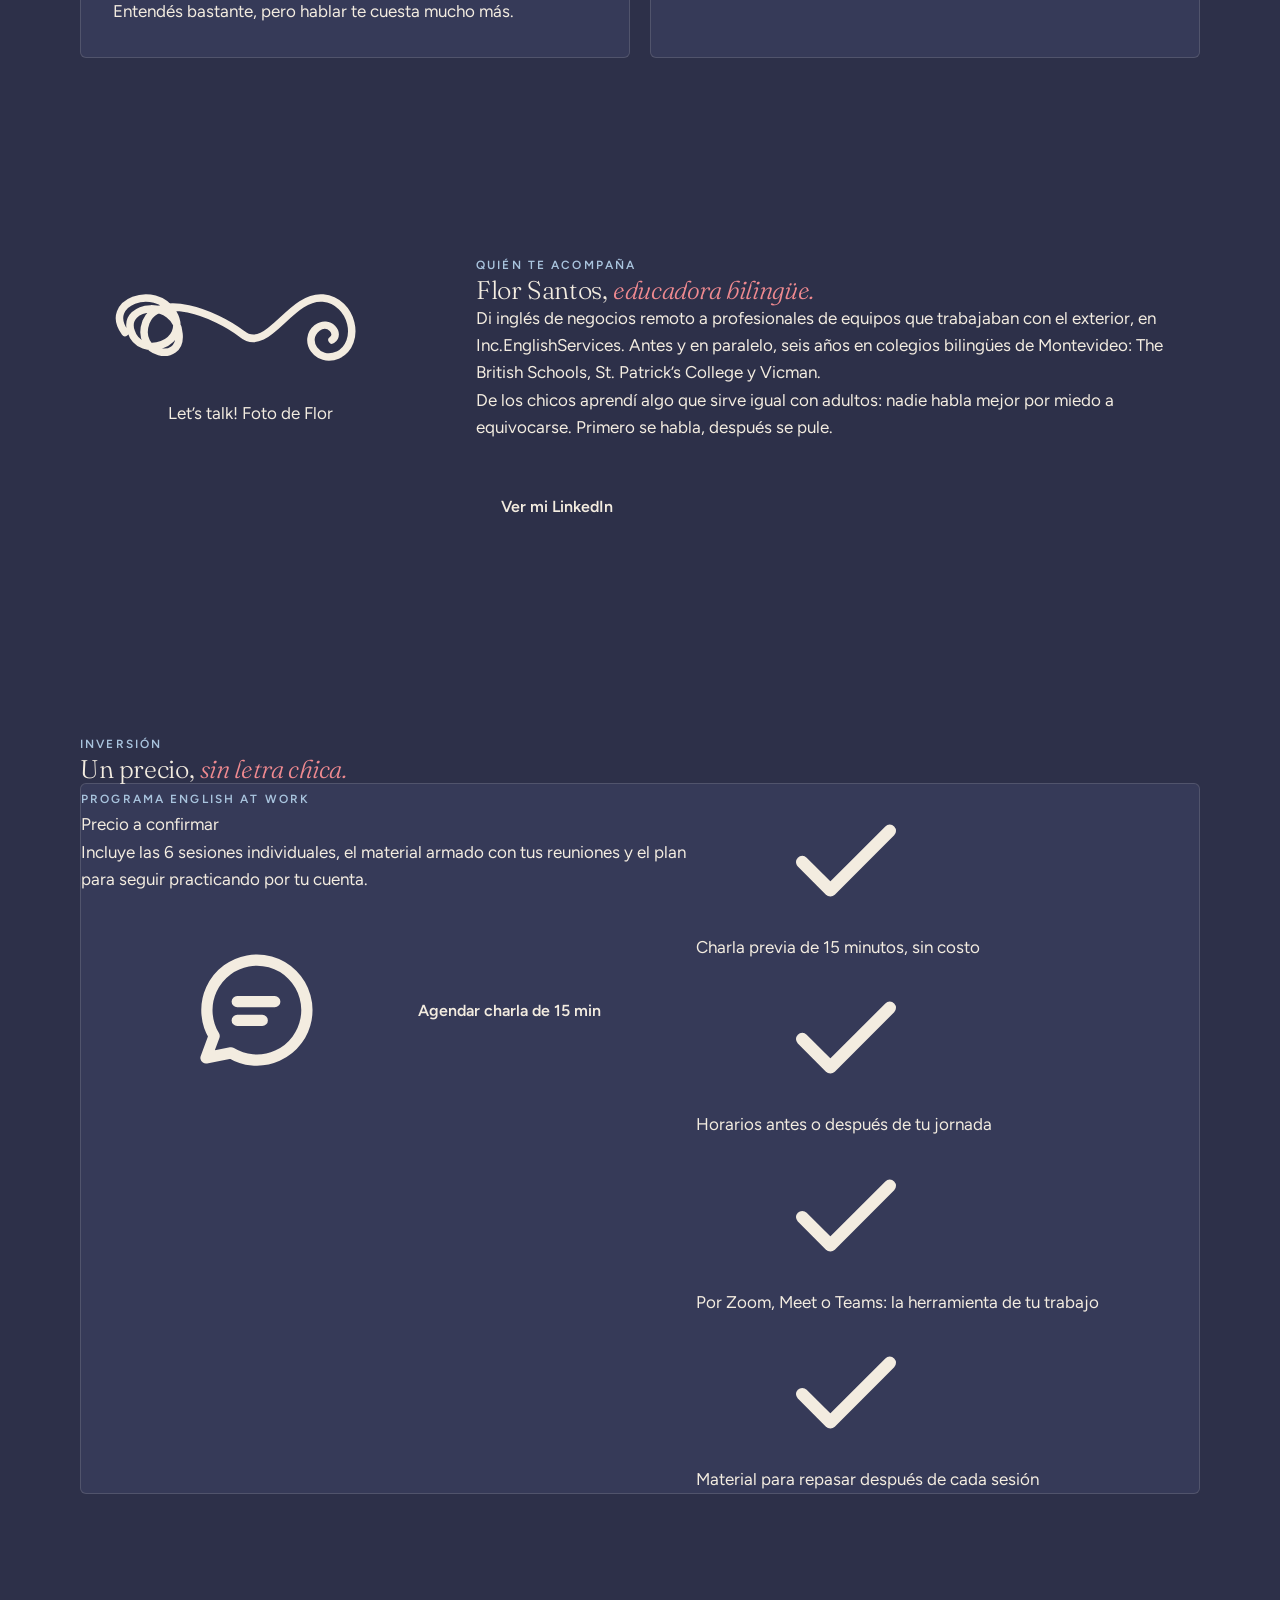
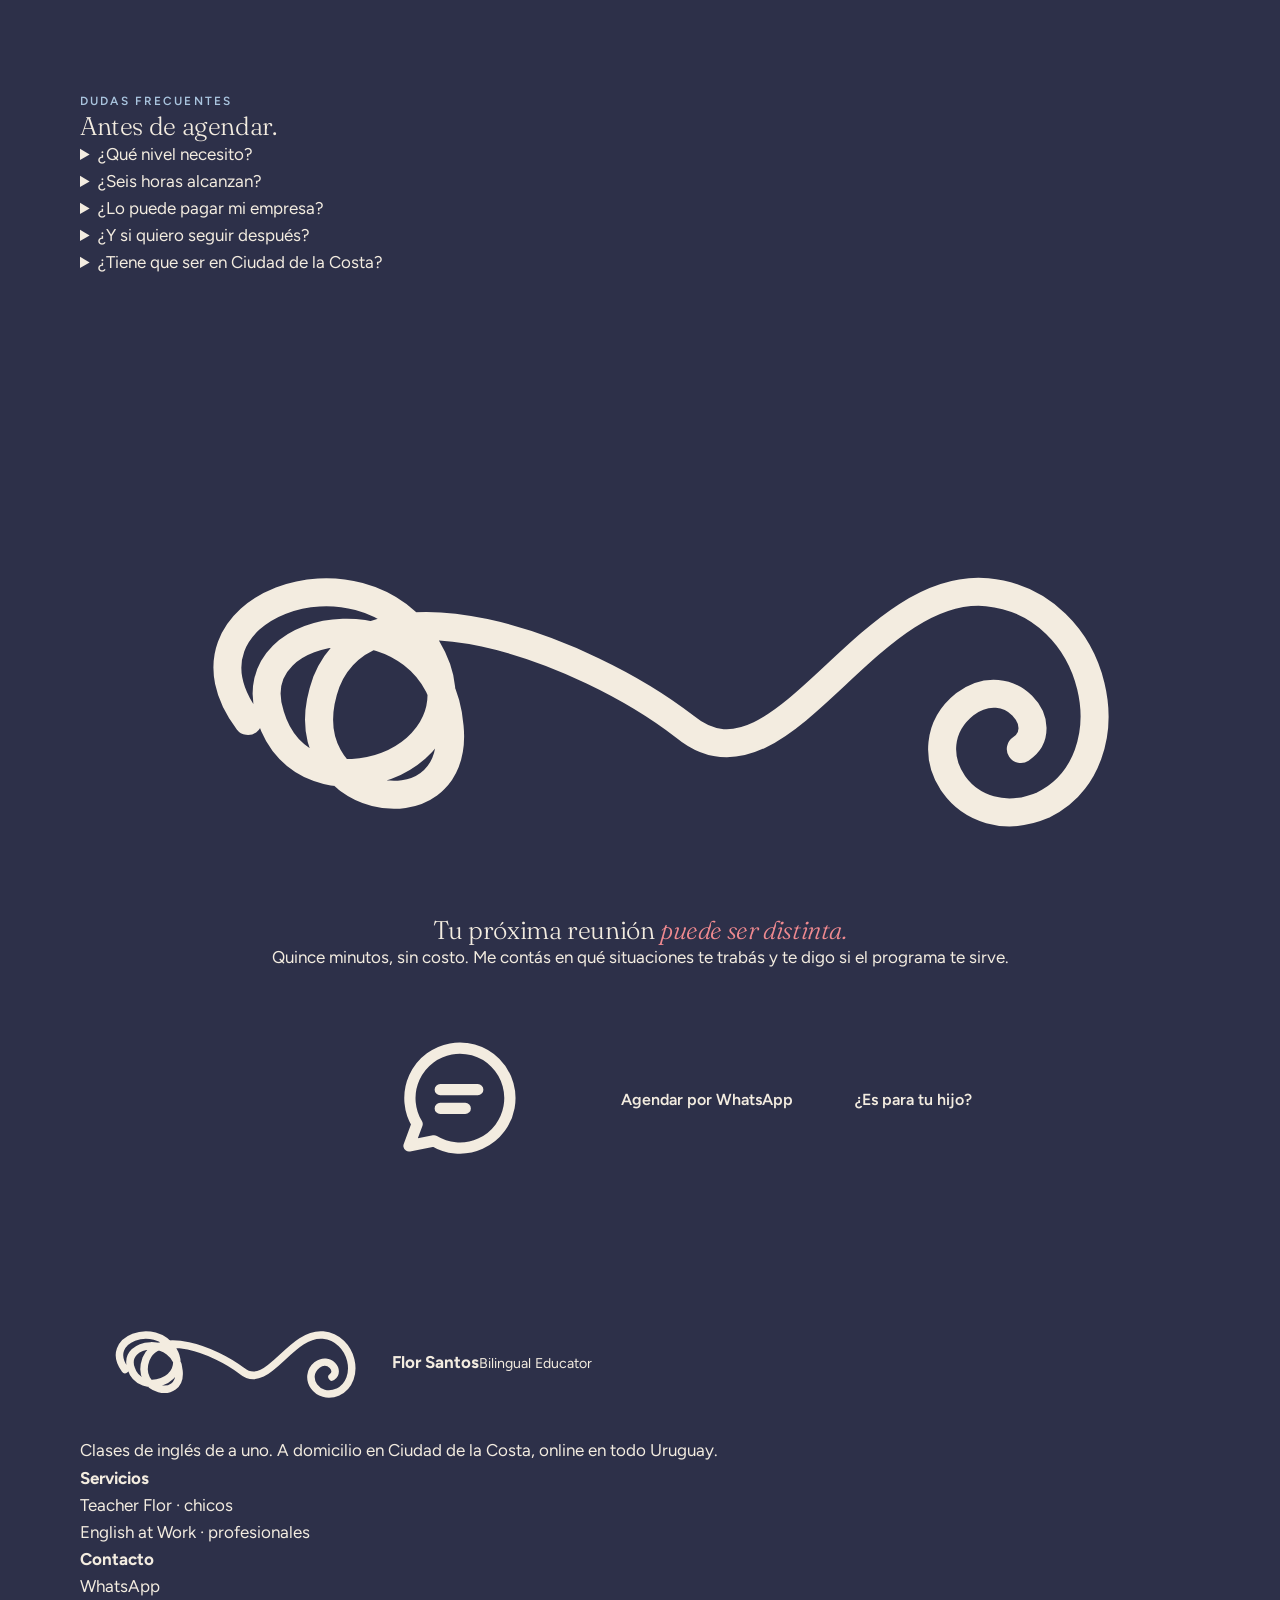
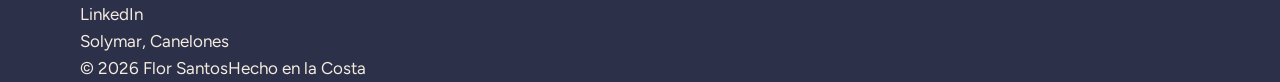
<file: profesionales/index.html>
<!DOCTYPE html>
<html lang="es-UY">
<head>
<meta charset="utf-8">
<meta name="viewport" content="width=device-width,initial-scale=1">
<title>Inglés para reuniones de trabajo, online · English at Work con Flor Santos</title>
<meta name="description" content="Programa online de 6 horas, uno a uno, para profesionales que entienden inglés pero se traban al hablar en reuniones, dailies y entrevistas. Para todo Uruguay.">
<meta name="theme-color" content="#262940">
<link rel="icon" href="../assets/brand/favicon.svg" type="image/svg+xml">
<link rel="canonical" href="https://barralex.github.io/english-tutor-landing/profesionales/">

<meta property="og:type" content="website">
<meta property="og:locale" content="es_UY">
<meta property="og:url" content="https://barralex.github.io/english-tutor-landing/profesionales/">
<meta property="og:title" content="English at Work · ¿Te trabás en las reuniones en inglés?">
<meta property="og:description" content="Seis horas uno a uno, online, ensayando tus reuniones reales hasta que salgan solas.">
<meta property="og:image" content="https://barralex.github.io/english-tutor-landing/assets/brand/og-cover.png">
<meta name="twitter:card" content="summary_large_image">
<meta name="twitter:title" content="English at Work · ¿Te trabás en las reuniones en inglés?">
<meta name="twitter:description" content="Seis horas uno a uno, online, ensayando tus reuniones reales hasta que salgan solas.">
<meta name="twitter:image" content="https://barralex.github.io/english-tutor-landing/assets/brand/og-cover.png">

<script type="application/ld+json">
{
  "@context": "https://schema.org",
  "@type": "Service",
  "name": "English at Work · Inglés para reuniones de trabajo",
  "serviceType": "Clases de inglés online para profesionales",
  "provider": {"@type": "Person", "name": "Florencia Santos", "url": "https://barralex.github.io/english-tutor-landing/"},
  "areaServed": {"@type": "Country", "name": "Uruguay"}
}
</script>

<link rel="preconnect" href="https://fonts.googleapis.com">
<link rel="preconnect" href="https://fonts.gstatic.com" crossorigin>
<link rel="stylesheet" href="https://fonts.googleapis.com/css2?family=Caveat:wght@600&family=Figtree:wght@400;500;600&family=Fraunces:ital,opsz,wght@0,9..144,300;0,9..144,400;1,9..144,300;1,9..144,400&display=swap">
<link rel="stylesheet" href="../assets/css/site.css">
</head>
<body class="t-pros">
<svg width="0" height="0" style="position:absolute" aria-hidden="true">
  <symbol id="knot" viewBox="0 0 200 80"><path d="M30 45 C15 25 50 12 62 32 C74 52 40 64 34 44 C28 26 64 22 66 46 C68 66 36 60 44 38 C52 18 90 32 108 46 C125 60 140 20 162 22 C182 24 188 52 172 60 C158 66 148 50 158 42 C166 36 174 46 168 50" fill="none" stroke="currentColor" stroke-width="5" stroke-linecap="round"/></symbol>
  <symbol id="chat" viewBox="0 0 24 24"><path d="M4 19.5 5.3 16A8 8 0 1 1 8 18.7z" fill="none" stroke="currentColor" stroke-width="1.8" stroke-linejoin="round"/><path d="M9 10.5h6M9 13.5h4" stroke="currentColor" stroke-width="1.8" stroke-linecap="round"/></symbol>
  <symbol id="check" viewBox="0 0 24 24"><path d="m5 12.5 4.5 4.5L19 7.5" fill="none" stroke="currentColor" stroke-width="2" stroke-linecap="round" stroke-linejoin="round"/></symbol>
  <symbol id="cross" viewBox="0 0 24 24"><path d="m7 7 10 10M17 7 7 17" fill="none" stroke="currentColor" stroke-width="2" stroke-linecap="round"/></symbol>
</svg>
<a class="skip" href="#main">Ir al contenido</a>

<header class="site-head">
  <div class="wrap bar">
    <a class="brand" href="../" aria-label="Flor Santos, inicio">
      <svg aria-hidden="true"><use href="#knot"/></svg>
      <span><b>Flor Santos</b><small>Bilingual Educator</small></span>
    </a>
    <nav class="nav" aria-label="Principal">
      <a href="../chicos/">Chicos</a>
      <a href="./" aria-current="page">Profesionales</a>
      <a class="opt" href="#programa">Programa</a>
    </nav>
    <a class="btn btn-dark btn-sm" href="#agendar">Agendar charla</a>
  </div>
</header>

<main id="main">

<section class="page-hero">
  <div class="wrap grid">
    <div>
      <span class="eyebrow">English at Work · Online, uno a uno</span>
      <h1>¿Te trabás en las reuniones en inglés? <em>Eso se termina acá.</em></h1>
      <p class="lead">Leés la documentación, escribís mails y entendés casi todo. Pero se prende la cámara, te toca hablar y te quedás en blanco. En 6 horas ensayamos tus reuniones reales hasta que te salgan solas.</p>
      <div class="actions">
        <a class="btn btn-light" href="https://wa.me/?text=Hi%20Flor!%20Quer%C3%ADa%20agendar%20la%20charla%20de%2015%20minutos%20por%20English%20at%20Work." target="_blank" rel="noopener"><svg aria-hidden="true"><use href="#chat"/></svg>Agendar charla de 15 min</a>
        <a class="btn btn-line-light" href="#programa">Ver el programa</a>
      </div>
      <div class="chips"><span class="chip">6 horas</span><span class="chip">Online, todo Uruguay</span><span class="chip">Sin exámenes</span></div>
    </div>
    <p class="note">
      <svg class="thread" viewBox="0 0 200 80" aria-hidden="true"><use href="#knot"/></svg>
      <span lang="en">“Sorry, can you repeat that?”</span> no tiene que ser tu frase más usada.
    </p>
  </div>
</section>

<section aria-labelledby="miedo">
  <div class="wrap">
    <div class="sec-head">
      <span class="eyebrow">El problema</span>
      <h2 id="miedo">No te falta inglés. <em>Te falta haberlo dicho.</em></h2>
      <p>Así lo describen casi todos los profesionales con los que trabajé. Si te reconocés en dos o más, este programa es para vos.</p>
    </div>
    <ul class="fears">
      <li>Tenés la respuesta, pero para cuando la armás en tu cabeza el tema ya cambió.<span>La daily, la retro, la call con el cliente.</span></li>
      <li>Decís “yes, yes” aunque no entendiste, para no frenar la reunión.<span>Y después preguntás por Slack.</span></li>
      <li>Preparás lo que vas a decir palabra por palabra, y la primera pregunta te desarma.<span>Demos, presentaciones, status updates.</span></li>
      <li>Hay una entrevista o un ascenso que depende de hablar, y lo venís postergando.<span>“Cuando mejore mi inglés.”</span></li>
    </ul>
    <div class="turn">
      <p>El bloqueo no se va estudiando más gramática. Se va <em>hablando en situaciones parecidas a las reales</em>, con alguien que te corrige sin cortarte, hasta que tu cabeza deja de traducir.</p>
      <small>Eso es lo que hacemos en las 6 horas.</small>
    </div>
  </div>
</section>

<section class="band" id="programa" aria-labelledby="seis">
  <div class="wrap">
    <div class="sec-head">
      <span class="eyebrow">El programa</span>
      <h2 id="seis">Seis horas, <em>una reunión por vez.</em></h2>
      <p>Seis sesiones de una hora por videollamada. Cada una se arma con tus reuniones, tu rol y el vocabulario de tu equipo.</p>
    </div>
    <ol class="program">
      <li><b>Diagnóstico</b><span>Hablamos de tu trabajo en inglés. Detecto dónde te trabás y armamos la lista de situaciones a ensayar.</span></li>
      <li><b>Presentarte sin leer</b><span>Quién sos, qué hacés y en qué estás. La base de cualquier reunión, y de cualquier entrevista.</span></li>
      <li><b>Updates y dailies</b><span>Contar avances, bloqueos y próximos pasos en tres frases, con las estructuras que usan los nativos.</span></li>
      <li><b>Preguntar y no estar de acuerdo</b><span>Pedir que repitan sin vergüenza, interrumpir con educación, decir que no y proponer otra cosa.</span></li>
      <li><b>Lo que más te cuesta</b><span>Una demo, una negociación, una entrevista: la situación que más miedo te da, ensayada a fondo.</span></li>
      <li><b>Reunión simulada</b><span>Una reunión completa, en tiempo real, sin red. Cerrás con un plan para seguir solo.</span></li>
    </ol>
  </div>
</section>

<section aria-labelledby="quien">
  <div class="wrap">
    <div class="sec-head">
      <span class="eyebrow">Para quién</span>
      <h2 id="quien">Para quien ya trabaja <em>en inglés.</em></h2>
    </div>
    <div class="split">
      <div class="fit yes">
        <h3>Es para vos si</h3>
        <ul>
          <li><svg aria-hidden="true"><use href="#check"/></svg><span>Trabajás para afuera o con equipos del exterior: devs, QA, producto, diseño.</span></li>
          <li><svg aria-hidden="true"><use href="#check"/></svg><span>Liderás o vendés y tenés reuniones con clientes o casa matriz.</span></li>
          <li><svg aria-hidden="true"><use href="#check"/></svg><span>Tenés una entrevista en inglés en las próximas semanas.</span></li>
          <li><svg aria-hidden="true"><use href="#check"/></svg><span>Entendés bastante, pero hablar te cuesta mucho más.</span></li>
        </ul>
      </div>
      <div class="fit no">
        <h3>No es para vos si</h3>
        <ul>
          <li><svg aria-hidden="true"><use href="#cross"/></svg><span>Buscás preparar un examen internacional.</span></li>
          <li><svg aria-hidden="true"><use href="#cross"/></svg><span>Estás empezando de cero con el idioma.</span></li>
          <li><svg aria-hidden="true"><use href="#cross"/></svg><span>Querés un curso largo de gramática.</span></li>
        </ul>
      </div>
    </div>
  </div>
</section>

<section class="band-soft" aria-labelledby="experiencia">
  <div class="wrap about">
    <div class="portrait">
      <svg aria-hidden="true"><use href="#knot"/></svg>
      <span class="sign">Let’s talk!</span>
      <span class="pending">Foto de Flor</span>
    </div>
    <div class="body">
      <span class="eyebrow">Quién te acompaña</span>
      <h2 id="experiencia">Flor Santos, <em>educadora bilingüe.</em></h2>
      <p>Di inglés de negocios remoto a profesionales de equipos que trabajaban con el exterior, en Inc.EnglishServices. Antes y en paralelo, seis años en colegios bilingües de Montevideo: The British Schools, St. Patrick’s College y Vicman.</p>
      <p>De los chicos aprendí algo que sirve igual con adultos: nadie habla mejor por miedo a equivocarse. Primero se habla, después se pule.</p>
      <div class="actions"><a class="btn btn-line" href="https://www.linkedin.com/in/florsantosacosta/" target="_blank" rel="noopener">Ver mi LinkedIn</a></div>
    </div>
  </div>
</section>

<section id="agendar" aria-labelledby="inversion">
  <div class="wrap">
    <div class="sec-head">
      <span class="eyebrow">Inversión</span>
      <h2 id="inversion">Un precio, <em>sin letra chica.</em></h2>
    </div>
    <div class="price">
      <div class="price-main">
        <span class="eyebrow">Programa English at Work</span>
        <div class="amount tbd">Precio a confirmar</div>
        <p>Incluye las 6 sesiones individuales, el material armado con tus reuniones y el plan para seguir practicando por tu cuenta.</p>
        <div class="actions" style="margin-top:26px">
          <a class="btn btn-dark" href="https://wa.me/?text=Hi%20Flor!%20Quer%C3%ADa%20agendar%20la%20charla%20de%2015%20minutos%20por%20English%20at%20Work." target="_blank" rel="noopener"><svg aria-hidden="true"><use href="#chat"/></svg>Agendar charla de 15 min</a>
        </div>
      </div>
      <div class="price-side">
        <ul>
          <li><svg aria-hidden="true"><use href="#check"/></svg><span>Charla previa de 15 minutos, sin costo</span></li>
          <li><svg aria-hidden="true"><use href="#check"/></svg><span>Horarios antes o después de tu jornada</span></li>
          <li><svg aria-hidden="true"><use href="#check"/></svg><span>Por Zoom, Meet o Teams: la herramienta de tu trabajo</span></li>
          <li><svg aria-hidden="true"><use href="#check"/></svg><span>Material para repasar después de cada sesión</span></li>
        </ul>
      </div>
    </div>
  </div>
</section>

<section class="band-soft" aria-labelledby="dudas">
  <div class="wrap">
    <div class="sec-head">
      <span class="eyebrow">Dudas frecuentes</span>
      <h2 id="dudas">Antes de agendar.</h2>
    </div>
    <div class="faq">
      <details><summary>¿Qué nivel necesito?</summary><p>Tenés que poder leer y escribir en inglés en tu trabajo. Si entendés una reunión pero te cuesta intervenir, estás en el punto justo.</p></details>
      <details><summary>¿Seis horas alcanzan?</summary><p>Para aprender inglés, no. Para dejar de bloquearte en las situaciones que más te importan, sí: no empezamos de cero, destrabamos lo que ya sabés.</p></details>
      <details><summary>¿Lo puede pagar mi empresa?</summary><p>Muchas empresas tienen presupuesto de formación. Si lo necesitás, te preparo una propuesta para presentar.</p></details>
      <details><summary>¿Y si quiero seguir después?</summary><p>Al terminar vemos juntos si te conviene seguir con sesiones sueltas o practicar por tu cuenta con el plan.</p></details>
      <details><summary>¿Tiene que ser en Ciudad de la Costa?</summary><p>No. Es todo online, así que da lo mismo si estás en Montevideo, Punta del Este o el interior.</p></details>
    </div>
  </div>
</section>

<section class="band cta" aria-labelledby="final">
  <div class="wrap">
    <svg class="thread" viewBox="0 0 200 80" aria-hidden="true"><use href="#knot"/></svg>
    <h2 id="final">Tu próxima reunión <em>puede ser distinta.</em></h2>
    <p>Quince minutos, sin costo. Me contás en qué situaciones te trabás y te digo si el programa te sirve.</p>
    <div class="actions">
      <a class="btn btn-main" href="https://wa.me/?text=Hi%20Flor!%20Quer%C3%ADa%20agendar%20la%20charla%20de%2015%20minutos%20por%20English%20at%20Work." target="_blank" rel="noopener"><svg aria-hidden="true"><use href="#chat"/></svg>Agendar por WhatsApp</a>
      <a class="btn btn-line-light" href="../chicos/">¿Es para tu hijo?</a>
    </div>
  </div>
</section>

</main>

<footer class="site-foot">
  <div class="wrap">
    <div class="foot">
      <div>
        <a class="brand" href="../"><svg aria-hidden="true"><use href="#knot"/></svg><span><b>Flor Santos</b><small>Bilingual Educator</small></span></a>
        <p>Clases de inglés de a uno. A domicilio en Ciudad de la Costa, online en todo Uruguay.</p>
      </div>
      <div>
        <h4>Servicios</h4>
        <ul><li><a href="../chicos/">Teacher Flor · chicos</a></li><li><a href="./">English at Work · profesionales</a></li></ul>
      </div>
      <div>
        <h4>Contacto</h4>
        <ul><li><a href="https://wa.me/" target="_blank" rel="noopener">WhatsApp</a></li><li><a href="https://www.linkedin.com/in/florsantosacosta/" target="_blank" rel="noopener">LinkedIn</a></li><li>Solymar, Canelones</li></ul>
      </div>
    </div>
    <div class="foot-base"><span>© 2026 Flor Santos</span><span>Hecho en la Costa</span></div>
  </div>
</footer>

</body>
</html>
</file>
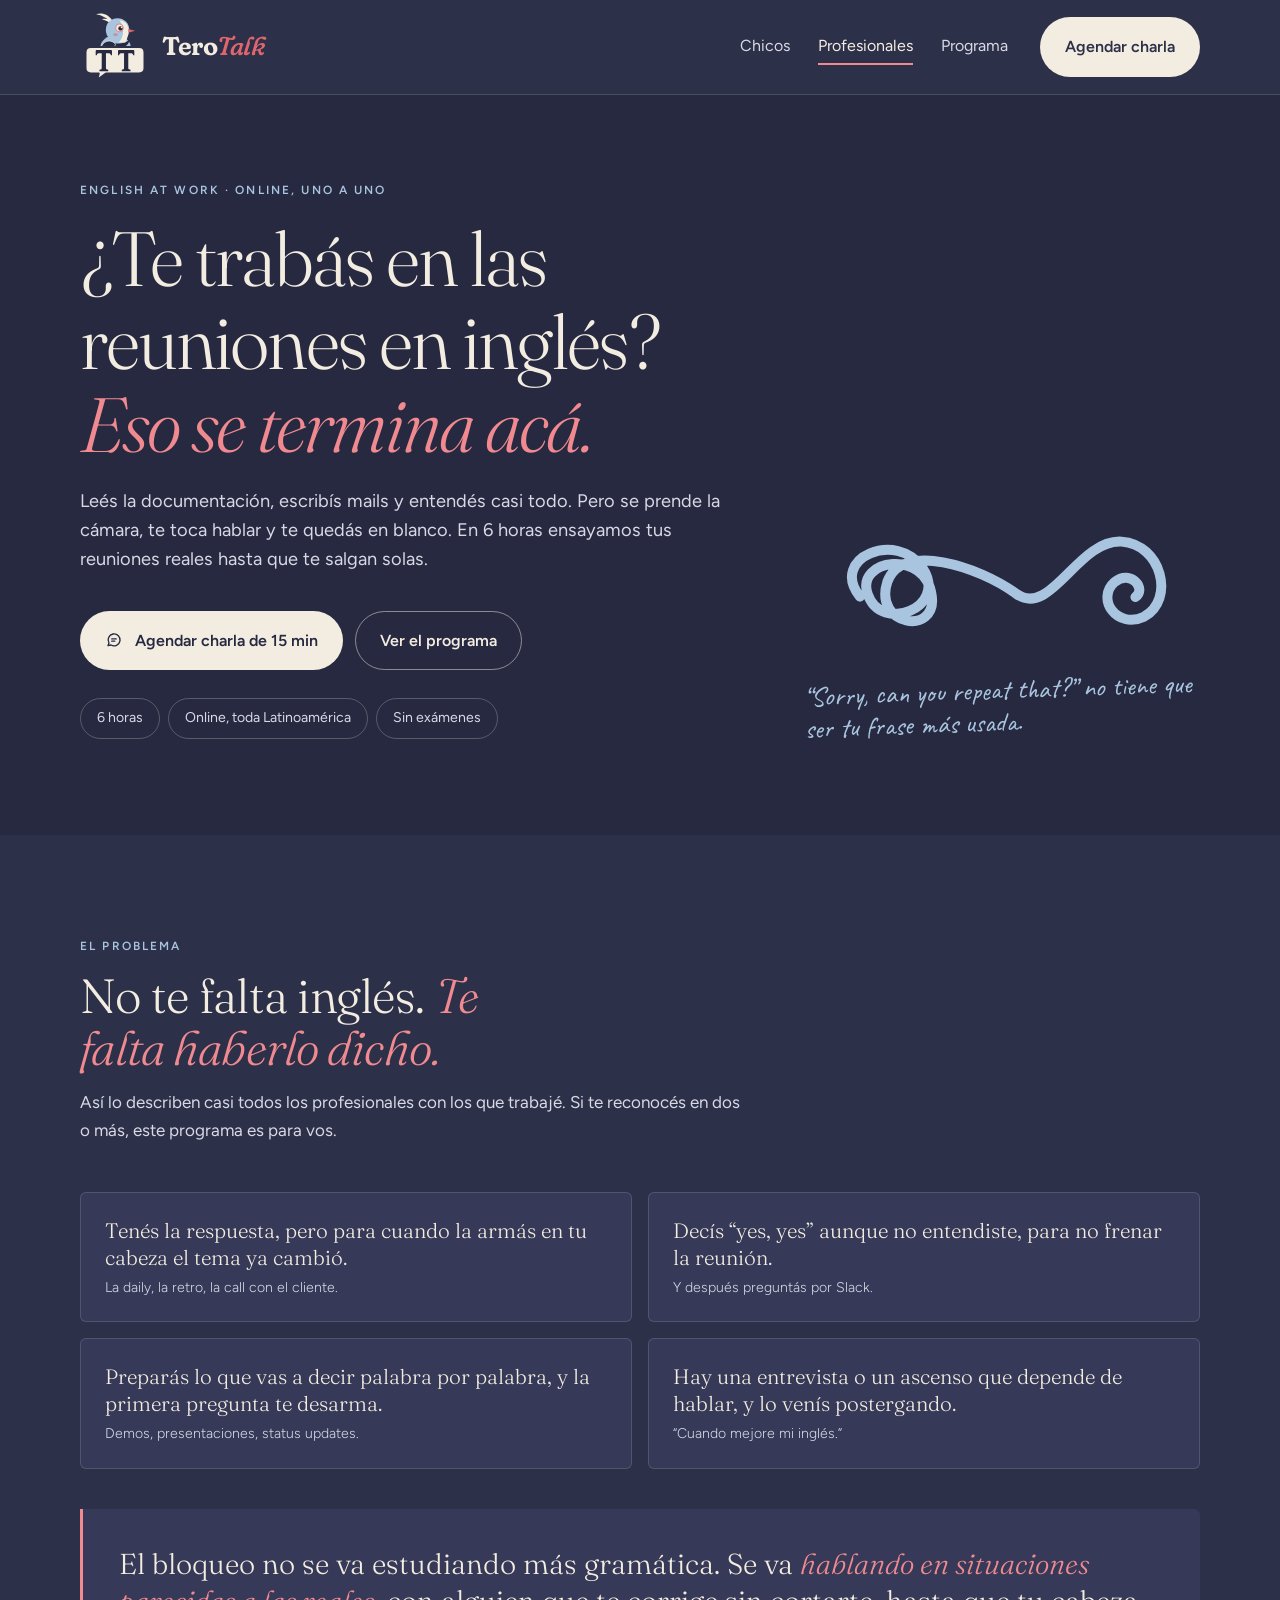
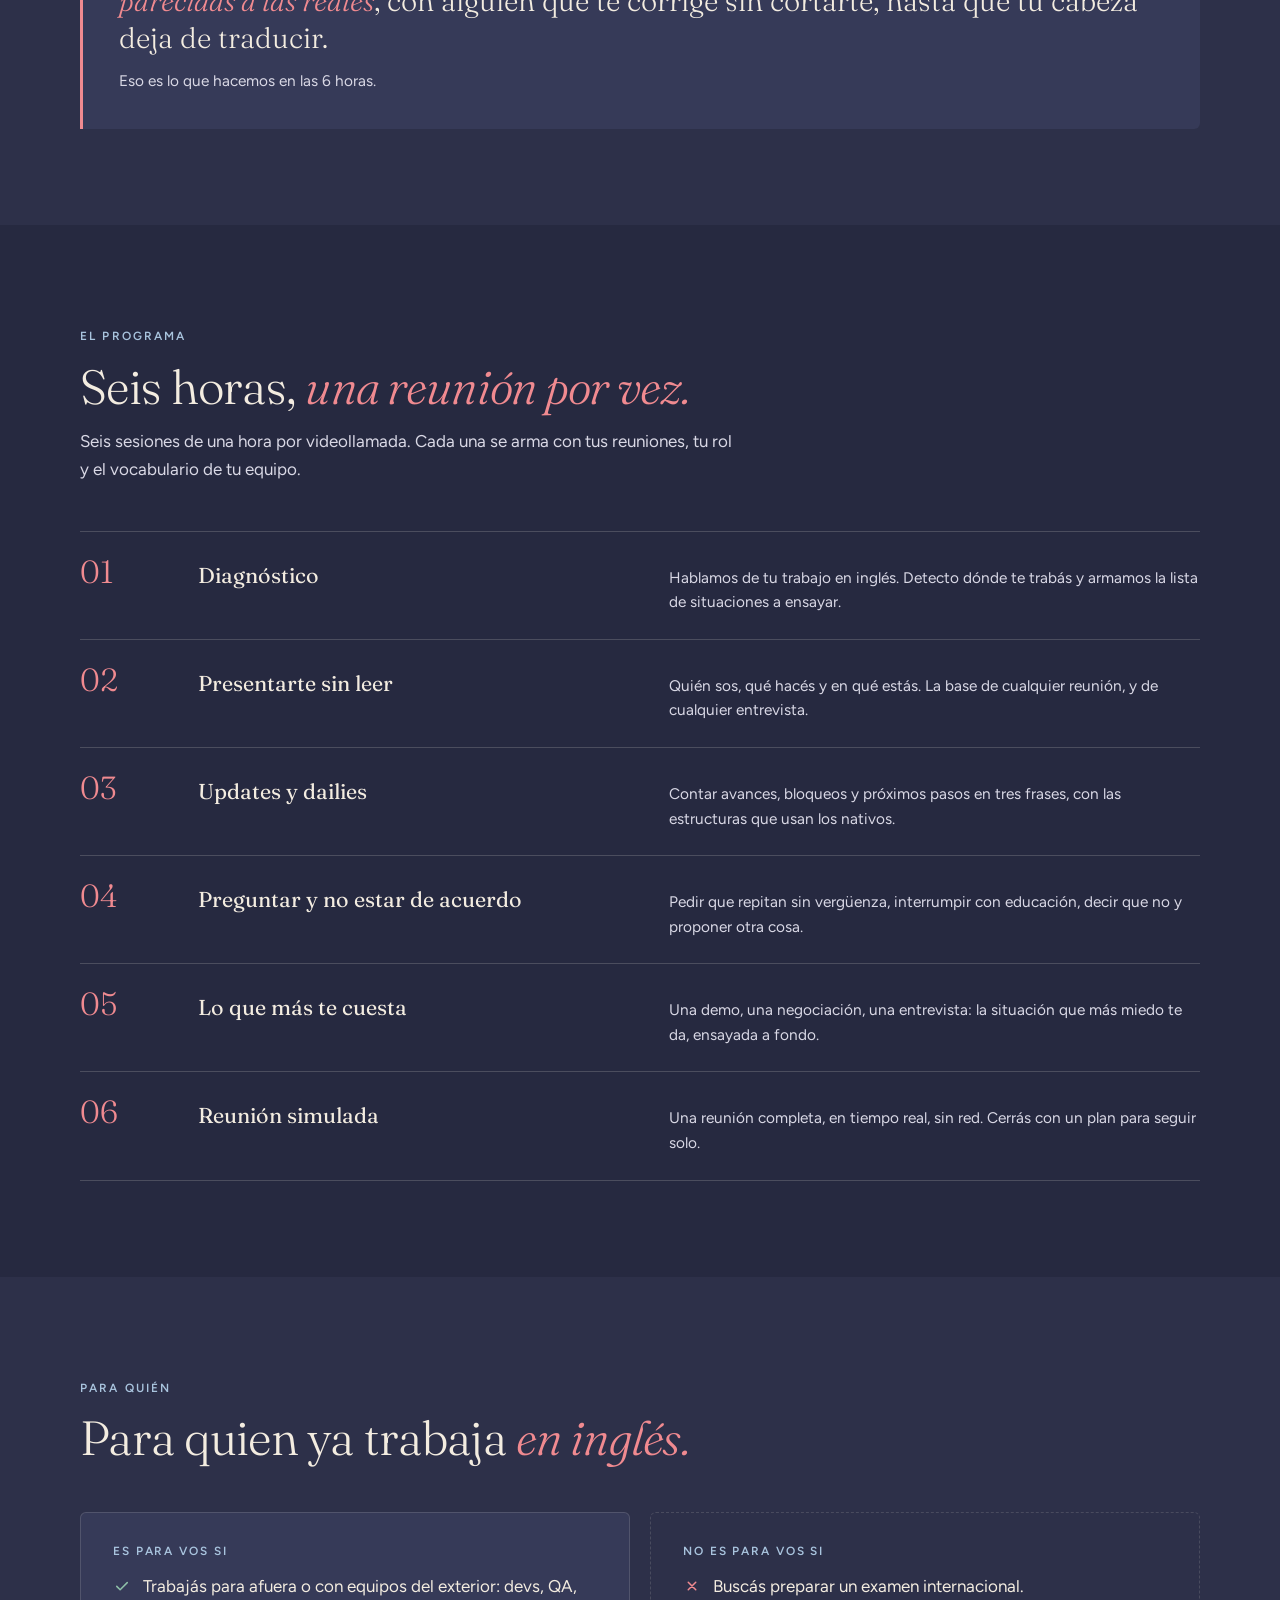
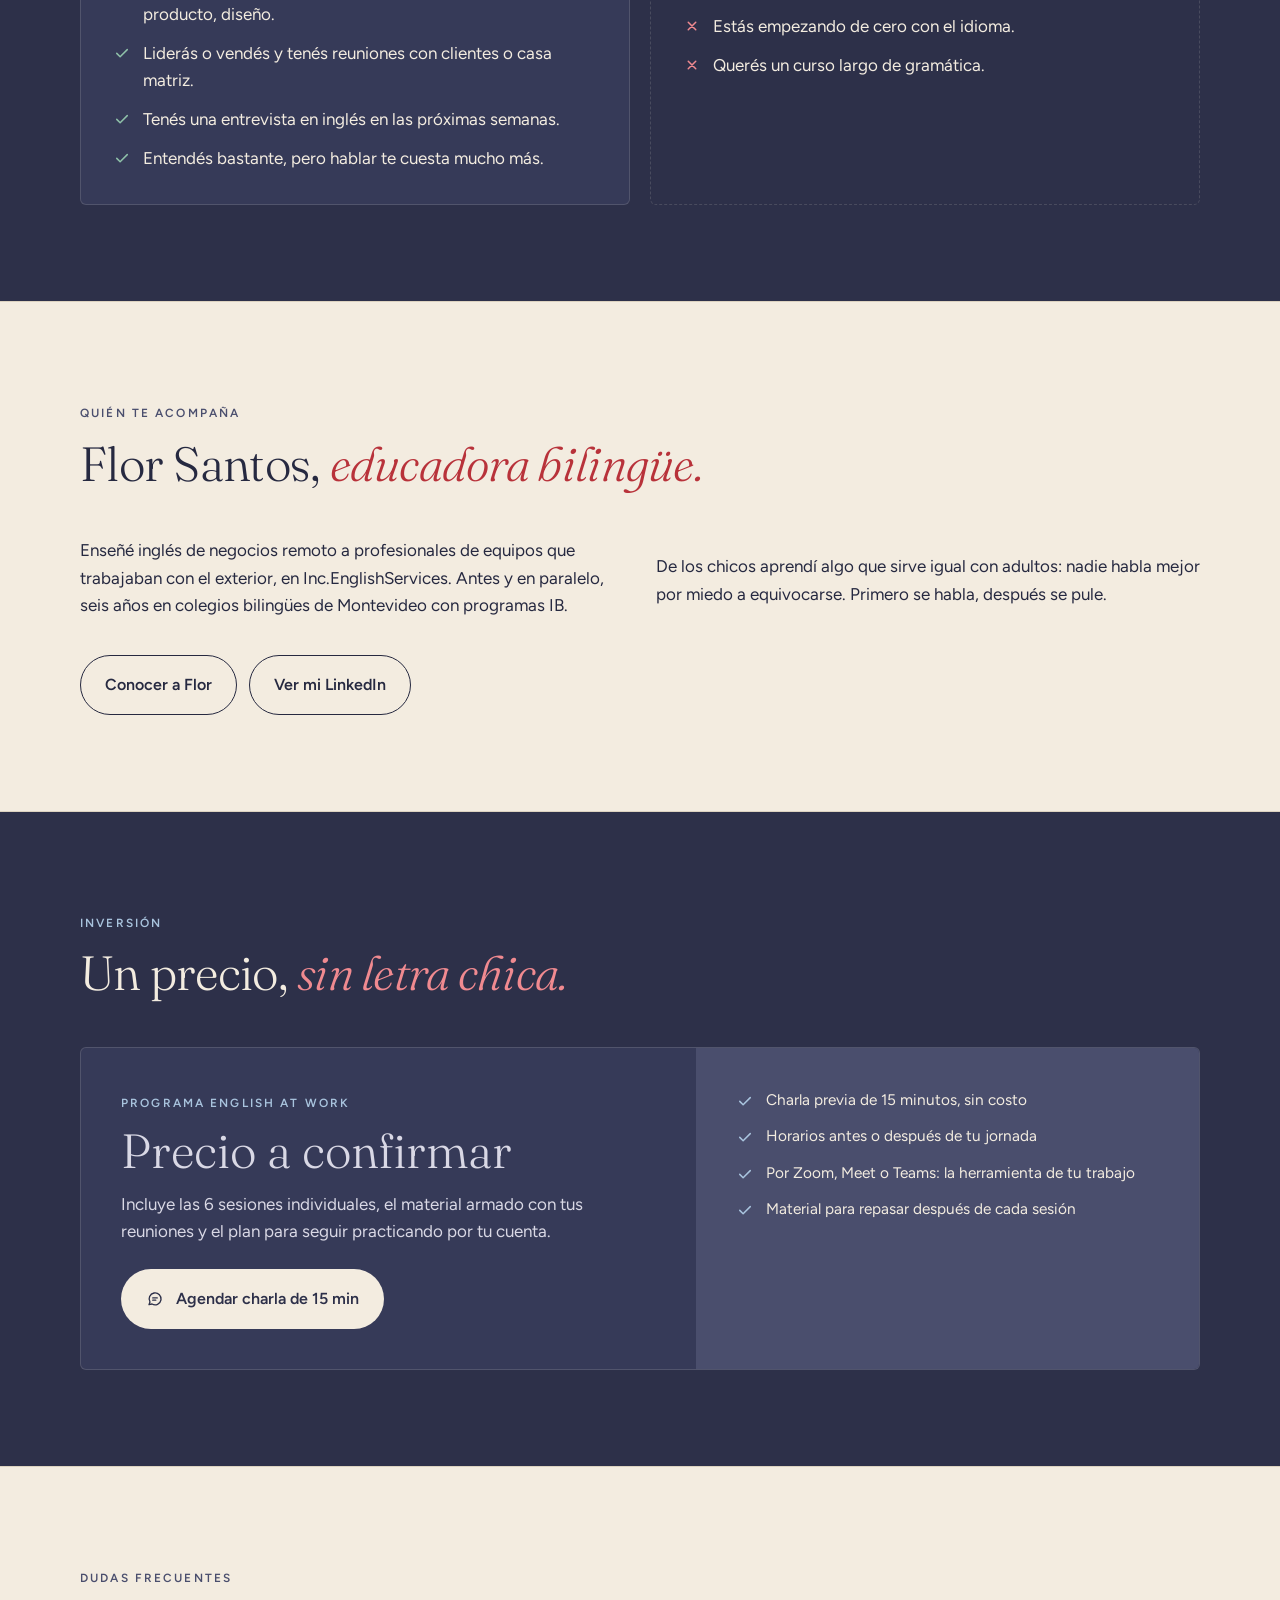
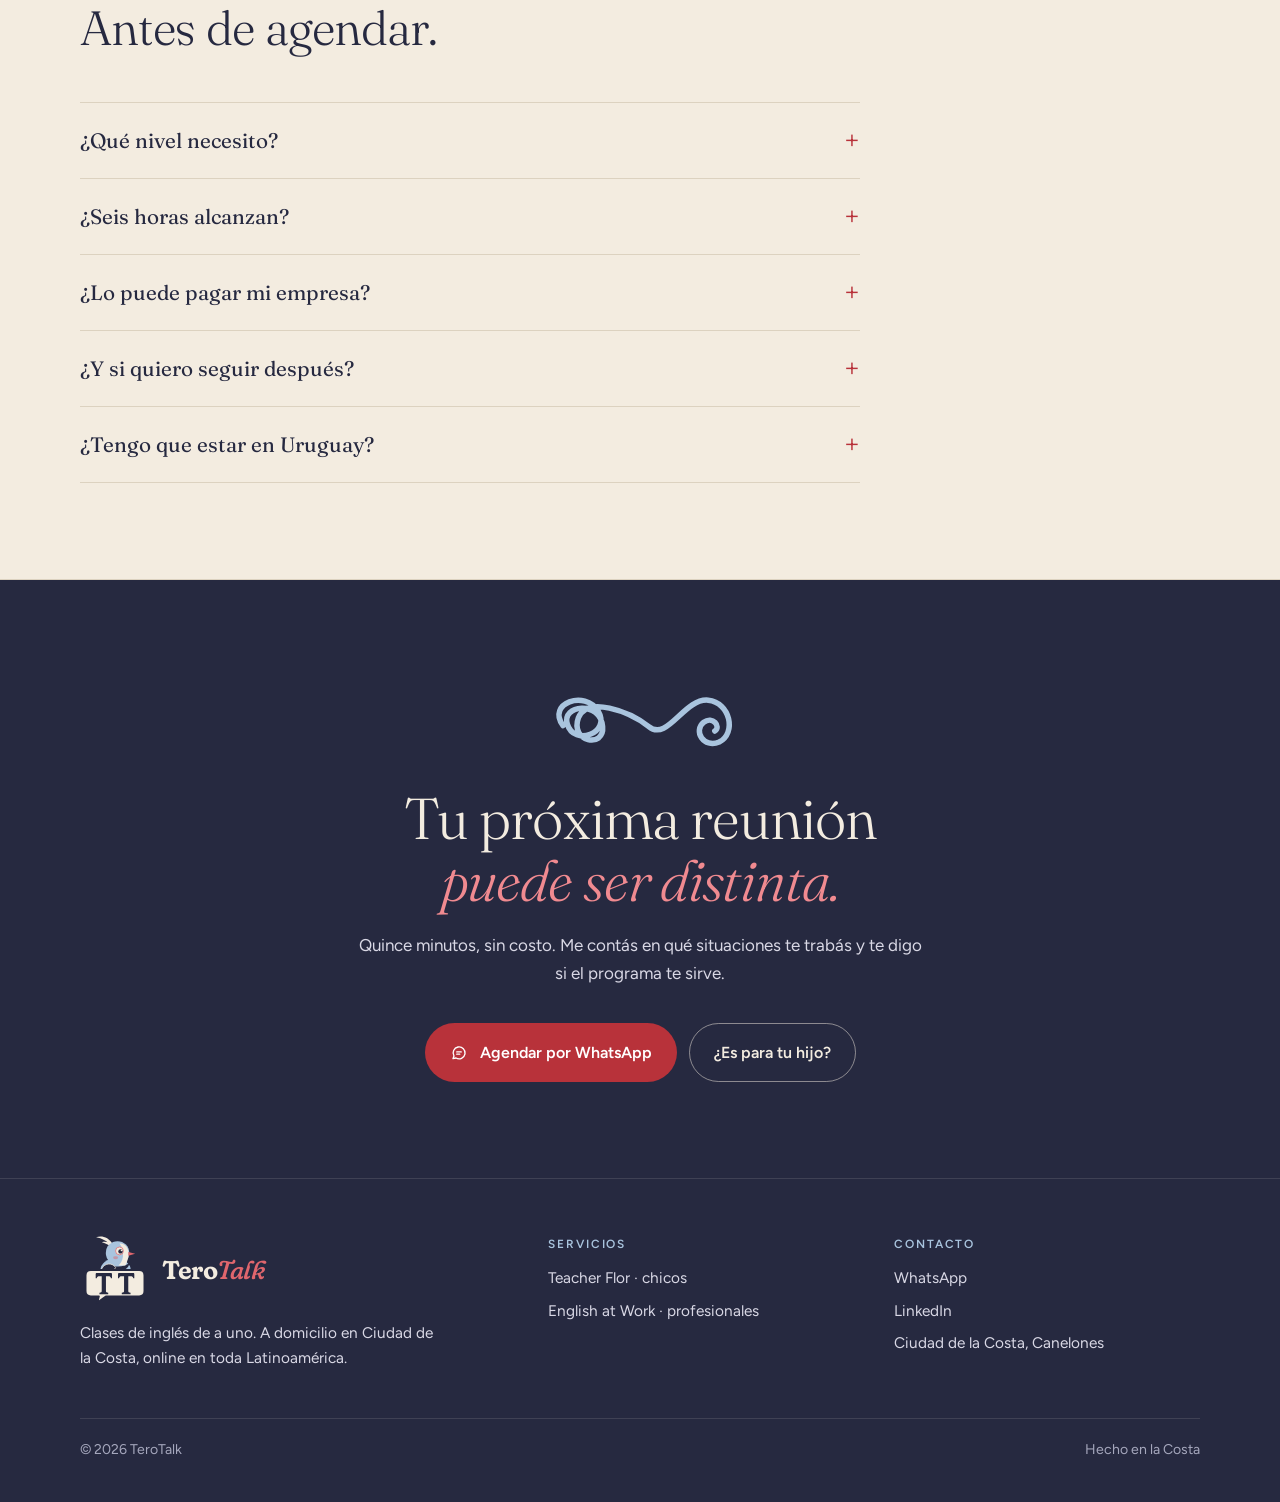
<file: professionals/index.html>
<!DOCTYPE html>
<html lang="es-UY">
<head>
<meta charset="utf-8">
<meta name="viewport" content="width=device-width,initial-scale=1">
<title>Inglés para reuniones de trabajo, online · English at Work de TeroTalk</title>
<meta name="description" content="Programa online de 6 horas, uno a uno, para profesionales que entienden inglés pero se traban al hablar en reuniones, dailies y entrevistas. Online, en toda Latinoamérica.">
<meta name="theme-color" content="#2D3049">
<link rel="icon" href="../assets/brand/favicon.svg" type="image/svg+xml">
<link rel="canonical" href="https://barral.dev/terotalk/professionals/">

<meta property="og:type" content="website">
<meta property="og:locale" content="es_UY">
<meta property="og:url" content="https://barral.dev/terotalk/professionals/">
<meta property="og:title" content="English at Work · ¿Te trabás en las reuniones en inglés?">
<meta property="og:description" content="Seis horas uno a uno, online, ensayando tus reuniones reales hasta que salgan solas.">
<meta property="og:image" content="https://barral.dev/terotalk/assets/brand/og-cover.png">
<meta name="twitter:card" content="summary_large_image">
<meta name="twitter:title" content="English at Work · ¿Te trabás en las reuniones en inglés?">
<meta name="twitter:description" content="Seis horas uno a uno, online, ensayando tus reuniones reales hasta que salgan solas.">
<meta name="twitter:image" content="https://barral.dev/terotalk/assets/brand/og-cover.png">

<script type="application/ld+json">
{
  "@context": "https://schema.org",
  "@type": "Service",
  "name": "English at Work · Inglés para reuniones de trabajo",
  "serviceType": "Clases de inglés online para profesionales",
  "provider": {"@type": "Person", "name": "Florencia Santos", "url": "https://barral.dev/terotalk/"},
  "areaServed": {"@type": "Place", "name": "América Latina"}
}
</script>

<link rel="preconnect" href="https://fonts.googleapis.com">
<link rel="preconnect" href="https://fonts.gstatic.com" crossorigin>
<link rel="stylesheet" href="https://fonts.googleapis.com/css2?family=Caveat:wght@600&family=Figtree:wght@400;500;600&family=Fraunces:ital,opsz,wght,SOFT,WONK@0,9..144,300..700,0..100,0..1;1,9..144,300..700,0..100,0..1&display=swap">
<link rel="stylesheet" href="../assets/css/site.css">
</head>
<body>
<svg class="icon-sprite" aria-hidden="true">
  <symbol id="knot" viewBox="0 0 200 80"><path d="M30 45 C15 25 50 12 62 32 C74 52 40 64 34 44 C28 26 64 22 66 46 C68 66 36 60 44 38 C52 18 90 32 108 46 C125 60 140 20 162 22 C182 24 188 52 172 60 C158 66 148 50 158 42 C166 36 174 46 168 50" fill="none" stroke="currentColor" stroke-width="5" stroke-linecap="round"/></symbol>
  <symbol id="logo" viewBox="4 22 232 232"><g transform="translate(28 10) scale(1.62)"><ellipse class="logo__wing" cx="58" cy="80" rx="31" ry="25"/><ellipse class="logo__ink" cx="64" cy="88" rx="20" ry="15"/><path class="logo__belly" d="M44 66 C54 74 76 74 86 64 C86 72 80 78 70 80 C58 81 48 76 44 66 Z"/><path class="logo__arm" d="M30 76 C36 64 52 64 58 74 C52 86 38 88 30 76 Z"/><path class="logo__ink" d="M52 26 C44 12 30 8 18 12 C30 14 42 20 48 30 Z"/><path class="logo__ink" d="M54 30 C48 22 38 20 30 22 C38 24 46 28 50 34 Z"/><circle class="logo__wing" cx="62" cy="44" r="24"/><path class="logo__ink" d="M84 40 C82 30 74 24 66 25 C72 32 74 42 73 52 C72 60 68 66 64 70 L78 70 C82 62 86 50 84 40 Z"/><path class="logo__beak" d="M84 42 L98 46 L84 50 Z"/><ellipse class="logo__cheek" cx="58" cy="54" rx="5" ry="3"/><circle class="logo__eye" cx="66" cy="40" r="8"/><circle class="logo__belly" cx="68" cy="41" r="4.5"/><circle class="logo__ink" cx="70" cy="39" r="1.6"/></g><path class="logo__bubble" stroke-width="7" stroke-linejoin="round" d="M40 138 H200 C211 138 218 145 218 156 V208 C218 219 211 226 200 226 H90 L60 248 L66 226 H40 C29 226 22 219 22 208 V156 C22 145 29 138 40 138 Z"/><path class="logo__letters" transform="translate(56 148)" d="M0 4 C0 1 1 0 4 0 H50 C53 0 54 1 54 4 V17 H50.5 C49.5 12.5 47 11 42 11 H34 V60 C34 64 36 65 41.5 65.5 V70 H12.5 V65.5 C18 65 20 64 20 60 V11 H12 C7 11 4.5 12.5 3.5 17 H0 Z"/><path class="logo__letters" transform="translate(130 148)" d="M0 4 C0 1 1 0 4 0 H50 C53 0 54 1 54 4 V17 H50.5 C49.5 12.5 47 11 42 11 H34 V60 C34 64 36 65 41.5 65.5 V70 H12.5 V65.5 C18 65 20 64 20 60 V11 H12 C7 11 4.5 12.5 3.5 17 H0 Z"/></symbol>
  <symbol id="chat" viewBox="0 0 24 24"><path d="M4 19.5 5.3 16A8 8 0 1 1 8 18.7z" fill="none" stroke="currentColor" stroke-width="1.8" stroke-linejoin="round"/><path d="M9 10.5h6M9 13.5h4" stroke="currentColor" stroke-width="1.8" stroke-linecap="round"/></symbol>
  <symbol id="check" viewBox="0 0 24 24"><path d="m5 12.5 4.5 4.5L19 7.5" fill="none" stroke="currentColor" stroke-width="2" stroke-linecap="round" stroke-linejoin="round"/></symbol>
  <symbol id="cross" viewBox="0 0 24 24"><path d="m7 7 10 10M17 7 7 17" fill="none" stroke="currentColor" stroke-width="2" stroke-linecap="round"/></symbol>
</svg>
<a class="skip-link" href="#main">Ir al contenido</a>

<header class="site-header">
  <div class="wrap site-header__bar">
    <a class="brand" href="../" aria-label="TeroTalk, inicio">
      <svg class="brand__mark" aria-hidden="true"><use href="#logo"/></svg>
      <b class="brand__name">Tero<i class="brand__talk">Talk</i></b>
    </a>
    <nav class="site-header__nav" aria-label="Principal">
      <a class="site-header__link" href="../kids/">Chicos</a>
      <a class="site-header__link" href="./" aria-current="page">Profesionales</a>
      <a class="site-header__link site-header__link--optional" href="#program">Programa</a>
    </nav>
    <a class="btn btn--solid" href="#book">Agendar charla</a>
  </div>
</header>

<main id="main">

<section class="page-hero page-hero--dark">
  <div class="wrap page-hero__grid">
    <div>
      <span class="eyebrow">English at Work · Online, uno a uno</span>
      <h1 class="page-hero__title">¿Te trabás en las reuniones en inglés? <em>Eso se termina acá.</em></h1>
      <p class="lead">Leés la documentación, escribís mails y entendés casi todo. Pero se prende la cámara, te toca hablar y te quedás en blanco. En 6 horas ensayamos tus reuniones reales hasta que te salgan solas.</p>
      <div class="actions">
        <a class="btn btn--light" href="https://wa.me/?text=Hi%20Flor!%20Quer%C3%ADa%20agendar%20la%20charla%20de%2015%20minutos%20por%20English%20at%20Work." target="_blank" rel="noopener"><svg class="btn__icon" aria-hidden="true"><use href="#chat"/></svg>Agendar charla de 15 min</a>
        <a class="btn btn--outline-light" href="#program">Ver el programa</a>
      </div>
      <div class="chips"><span class="chip">6 horas</span><span class="chip">Online, toda Latinoamérica</span><span class="chip">Sin exámenes</span></div>
    </div>
    <p class="page-hero__note">
      <svg class="thread" viewBox="0 0 200 80" aria-hidden="true"><use href="#knot"/></svg>
      <span lang="en">“Sorry, can you repeat that?”</span> no tiene que ser tu frase más usada.
    </p>
  </div>
</section>

<section aria-labelledby="fear">
  <div class="wrap">
    <div class="section-head">
      <span class="eyebrow">El problema</span>
      <h2 class="section-head__title" id="fear">No te falta inglés. <em>Te falta haberlo dicho.</em></h2>
      <p class="section-head__text">Así lo describen casi todos los profesionales con los que trabajé. Si te reconocés en dos o más, este programa es para vos.</p>
    </div>
    <ul class="fears">
      <li class="fears__item">Tenés la respuesta, pero para cuando la armás en tu cabeza el tema ya cambió.<span class="fears__note">La daily, la retro, la call con el cliente.</span></li>
      <li class="fears__item">Decís “yes, yes” aunque no entendiste, para no frenar la reunión.<span class="fears__note">Y después preguntás por Slack.</span></li>
      <li class="fears__item">Preparás lo que vas a decir palabra por palabra, y la primera pregunta te desarma.<span class="fears__note">Demos, presentaciones, status updates.</span></li>
      <li class="fears__item">Hay una entrevista o un ascenso que depende de hablar, y lo venís postergando.<span class="fears__note">“Cuando mejore mi inglés.”</span></li>
    </ul>
    <div class="callout">
      <p class="callout__text">El bloqueo no se va estudiando más gramática. Se va <em>hablando en situaciones parecidas a las reales</em>, con alguien que te corrige sin cortarte, hasta que tu cabeza deja de traducir.</p>
      <small class="callout__note">Eso es lo que hacemos en las 6 horas.</small>
    </div>
  </div>
</section>

<section class="band band--dark" id="program" aria-labelledby="program-title">
  <div class="wrap">
    <div class="section-head">
      <span class="eyebrow">El programa</span>
      <h2 class="section-head__title" id="program-title">Seis horas, <em>una reunión por vez.</em></h2>
      <p class="section-head__text">Seis sesiones de una hora por videollamada. Cada una se arma con tus reuniones, tu rol y el vocabulario de tu equipo.</p>
    </div>
    <ol class="program">
      <li class="program__step"><b class="program__name">Diagnóstico</b><span class="program__detail">Hablamos de tu trabajo en inglés. Detecto dónde te trabás y armamos la lista de situaciones a ensayar.</span></li>
      <li class="program__step"><b class="program__name">Presentarte sin leer</b><span class="program__detail">Quién sos, qué hacés y en qué estás. La base de cualquier reunión, y de cualquier entrevista.</span></li>
      <li class="program__step"><b class="program__name">Updates y dailies</b><span class="program__detail">Contar avances, bloqueos y próximos pasos en tres frases, con las estructuras que usan los nativos.</span></li>
      <li class="program__step"><b class="program__name">Preguntar y no estar de acuerdo</b><span class="program__detail">Pedir que repitan sin vergüenza, interrumpir con educación, decir que no y proponer otra cosa.</span></li>
      <li class="program__step"><b class="program__name">Lo que más te cuesta</b><span class="program__detail">Una demo, una negociación, una entrevista: la situación que más miedo te da, ensayada a fondo.</span></li>
      <li class="program__step"><b class="program__name">Reunión simulada</b><span class="program__detail">Una reunión completa, en tiempo real, sin red. Cerrás con un plan para seguir solo.</span></li>
    </ol>
  </div>
</section>

<section aria-labelledby="fit">
  <div class="wrap">
    <div class="section-head">
      <span class="eyebrow">Para quién</span>
      <h2 class="section-head__title" id="fit">Para quien ya trabaja <em>en inglés.</em></h2>
    </div>
    <div class="split">
      <div class="fit fit--yes">
        <h3 class="fit__title">Es para vos si</h3>
        <ul class="fit__list">
          <li class="fit__item"><svg class="fit__icon" aria-hidden="true"><use href="#check"/></svg><span>Trabajás para afuera o con equipos del exterior: devs, QA, producto, diseño.</span></li>
          <li class="fit__item"><svg class="fit__icon" aria-hidden="true"><use href="#check"/></svg><span>Liderás o vendés y tenés reuniones con clientes o casa matriz.</span></li>
          <li class="fit__item"><svg class="fit__icon" aria-hidden="true"><use href="#check"/></svg><span>Tenés una entrevista en inglés en las próximas semanas.</span></li>
          <li class="fit__item"><svg class="fit__icon" aria-hidden="true"><use href="#check"/></svg><span>Entendés bastante, pero hablar te cuesta mucho más.</span></li>
        </ul>
      </div>
      <div class="fit fit--no">
        <h3 class="fit__title">No es para vos si</h3>
        <ul class="fit__list">
          <li class="fit__item"><svg class="fit__icon" aria-hidden="true"><use href="#cross"/></svg><span>Buscás preparar un examen internacional.</span></li>
          <li class="fit__item"><svg class="fit__icon" aria-hidden="true"><use href="#cross"/></svg><span>Estás empezando de cero con el idioma.</span></li>
          <li class="fit__item"><svg class="fit__icon" aria-hidden="true"><use href="#cross"/></svg><span>Querés un curso largo de gramática.</span></li>
        </ul>
      </div>
    </div>
  </div>
</section>

<section class="band band--soft" aria-labelledby="experience">
  <div class="wrap">
    <div class="section-head">
      <span class="eyebrow">Quién te acompaña</span>
      <h2 class="section-head__title" id="experience">Flor Santos, <em>educadora bilingüe.</em></h2>
    </div>
    <div class="duo">
      <p>Enseñé inglés de negocios remoto a profesionales de equipos que trabajaban con el exterior, en Inc.EnglishServices. Antes y en paralelo, seis años en colegios bilingües de Montevideo con programas IB.</p>
      <p>De los chicos aprendí algo que sirve igual con adultos: nadie habla mejor por miedo a equivocarse. Primero se habla, después se pule.</p>
    </div>
    <div class="actions">
      <a class="btn btn--outline" href="../#about">Conocer a Flor</a>
      <a class="btn btn--outline" href="https://www.linkedin.com/in/florsantosacosta/" target="_blank" rel="noopener">Ver mi LinkedIn</a>
    </div>
  </div>
</section>

<section id="book" aria-labelledby="pricing">
  <div class="wrap">
    <div class="section-head">
      <span class="eyebrow">Inversión</span>
      <h2 class="section-head__title" id="pricing">Un precio, <em>sin letra chica.</em></h2>
    </div>
    <div class="price">
      <div class="price__main">
        <span class="eyebrow">Programa English at Work</span>
        <div class="price__amount price__amount--tbd">Precio a confirmar</div>
        <p class="price__text">Incluye las 6 sesiones individuales, el material armado con tus reuniones y el plan para seguir practicando por tu cuenta.</p>
        <div class="actions actions--tight">
          <a class="btn btn--solid" href="https://wa.me/?text=Hi%20Flor!%20Quer%C3%ADa%20agendar%20la%20charla%20de%2015%20minutos%20por%20English%20at%20Work." target="_blank" rel="noopener"><svg class="btn__icon" aria-hidden="true"><use href="#chat"/></svg>Agendar charla de 15 min</a>
        </div>
      </div>
      <div class="price__side price__side--dark">
        <ul class="price__list">
          <li class="price__item"><svg class="price__icon" aria-hidden="true"><use href="#check"/></svg><span>Charla previa de 15 minutos, sin costo</span></li>
          <li class="price__item"><svg class="price__icon" aria-hidden="true"><use href="#check"/></svg><span>Horarios antes o después de tu jornada</span></li>
          <li class="price__item"><svg class="price__icon" aria-hidden="true"><use href="#check"/></svg><span>Por Zoom, Meet o Teams: la herramienta de tu trabajo</span></li>
          <li class="price__item"><svg class="price__icon" aria-hidden="true"><use href="#check"/></svg><span>Material para repasar después de cada sesión</span></li>
        </ul>
      </div>
    </div>
  </div>
</section>

<section class="band band--soft" aria-labelledby="faq">
  <div class="wrap">
    <div class="section-head">
      <span class="eyebrow">Dudas frecuentes</span>
      <h2 class="section-head__title" id="faq">Antes de agendar.</h2>
    </div>
    <div class="faq">
      <details class="faq__item"><summary class="faq__question">¿Qué nivel necesito?</summary><p class="faq__answer">Tenés que poder leer y escribir en inglés en tu trabajo. Si entendés una reunión pero te cuesta intervenir, estás en el punto justo.</p></details>
      <details class="faq__item"><summary class="faq__question">¿Seis horas alcanzan?</summary><p class="faq__answer">Para aprender inglés, no. Para dejar de bloquearte en las situaciones que más te importan, sí: no empezamos de cero, destrabamos lo que ya sabés.</p></details>
      <details class="faq__item"><summary class="faq__question">¿Lo puede pagar mi empresa?</summary><p class="faq__answer">Muchas empresas tienen presupuesto de formación. Si lo necesitás, te preparo una propuesta para presentar.</p></details>
      <details class="faq__item"><summary class="faq__question">¿Y si quiero seguir después?</summary><p class="faq__answer">Al terminar vemos juntos si te conviene seguir con sesiones sueltas o practicar por tu cuenta con el plan.</p></details>
      <details class="faq__item"><summary class="faq__question">¿Tengo que estar en Uruguay?</summary><p class="faq__answer">No. Es todo online, así que da lo mismo dónde estés: Montevideo, el interior, o cualquier país de Latinoamérica. Solo acordamos el horario según tu huso.</p></details>
    </div>
  </div>
</section>

<section class="band band--dark cta" aria-labelledby="closing">
  <div class="wrap">
    <svg class="thread cta__thread" viewBox="0 0 200 80" aria-hidden="true"><use href="#knot"/></svg>
    <h2 class="cta__title" id="closing">Tu próxima reunión <em>puede ser distinta.</em></h2>
    <p class="cta__text">Quince minutos, sin costo. Me contás en qué situaciones te trabás y te digo si el programa te sirve.</p>
    <div class="actions">
      <a class="btn btn--primary" href="https://wa.me/?text=Hi%20Flor!%20Quer%C3%ADa%20agendar%20la%20charla%20de%2015%20minutos%20por%20English%20at%20Work." target="_blank" rel="noopener"><svg class="btn__icon" aria-hidden="true"><use href="#chat"/></svg>Agendar por WhatsApp</a>
      <a class="btn btn--outline-light" href="../kids/">¿Es para tu hijo?</a>
    </div>
  </div>
</section>

</main>

<footer class="site-footer">
  <div class="wrap">
    <div class="site-footer__grid">
      <div class="site-footer__about">
        <a class="brand" href="../"><svg class="brand__mark" aria-hidden="true"><use href="#logo"/></svg><b class="brand__name">Tero<i class="brand__talk">Talk</i></b></a>
        <p class="site-footer__text">Clases de inglés de a uno. A domicilio en Ciudad de la Costa, online en toda Latinoamérica.</p>
      </div>
      <div>
        <h4 class="site-footer__title">Servicios</h4>
        <ul class="site-footer__list"><li><a class="site-footer__link" href="../kids/">Teacher Flor · chicos</a></li><li><a class="site-footer__link" href="./">English at Work · profesionales</a></li></ul>
      </div>
      <div>
        <h4 class="site-footer__title">Contacto</h4>
        <ul class="site-footer__list"><li><a class="site-footer__link" href="https://wa.me/" target="_blank" rel="noopener">WhatsApp</a></li><li><a class="site-footer__link" href="https://www.linkedin.com/in/florsantosacosta/" target="_blank" rel="noopener">LinkedIn</a></li><li>Ciudad de la Costa, Canelones</li></ul>
      </div>
    </div>
    <div class="site-footer__base"><span>© 2026 TeroTalk</span><span>Hecho en la Costa</span></div>
  </div>
</footer>

</body>
</html>
</file>
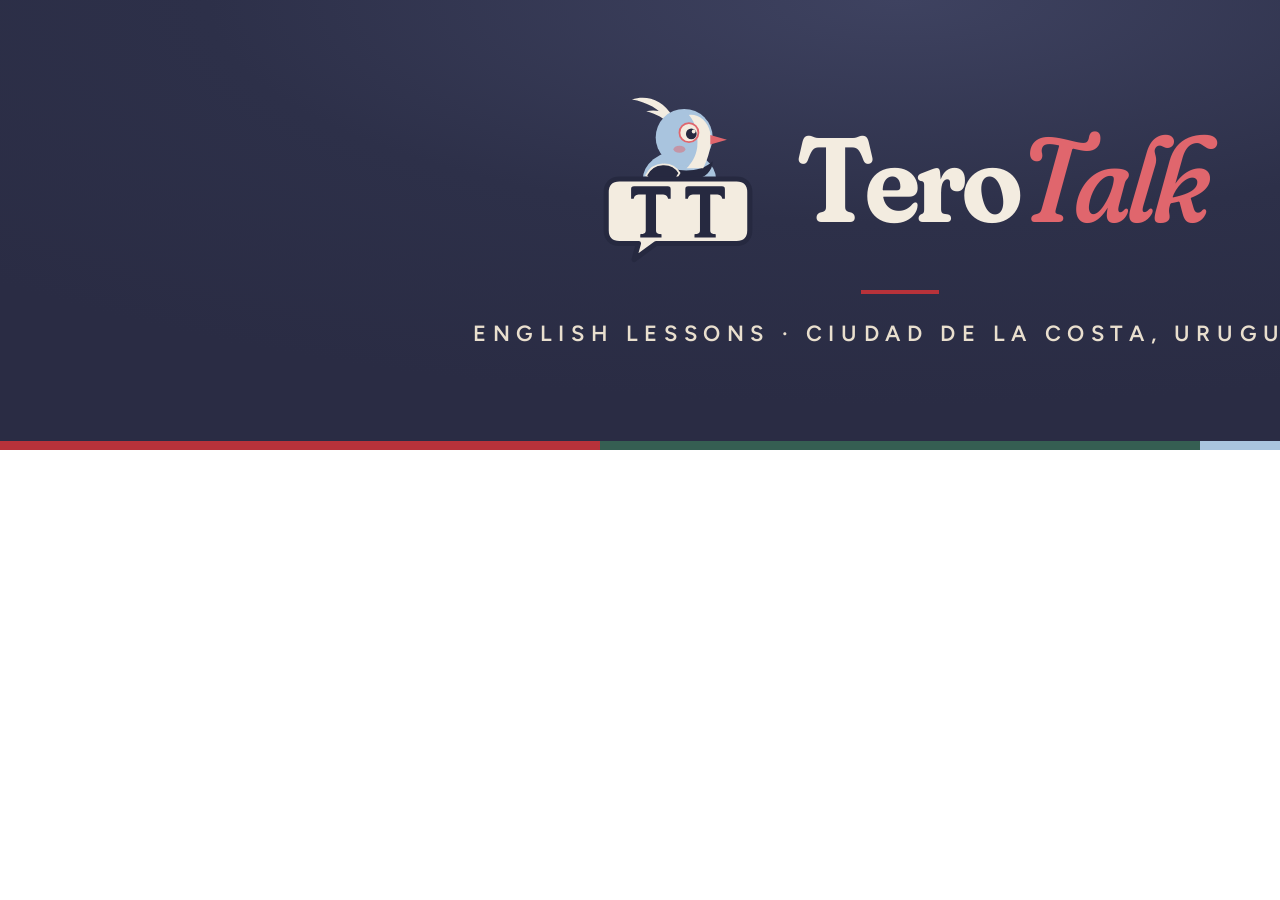
<file: design/logo/banner.html>
<!doctype html>
<!-- README header, 1800×450. Rendered to assets/brand/banner.png by build.py --export. -->
<meta charset="utf-8">
<link rel="stylesheet" href="https://fonts.googleapis.com/css2?family=Fraunces:ital,opsz,wght,SOFT,WONK@0,9..144,300..700,0..100,0..1;1,9..144,300..700,0..100,0..1&family=Figtree:wght@600&display=swap">
<style>
html,body{margin:0}
.b{width:1800px;height:450px;position:relative;overflow:hidden;background:radial-gradient(ellipse 70% 90% at 50% 0%,#3E4260 0%,#2D3049 55%,#2A2C44 100%);display:flex;flex-direction:column;align-items:center;justify-content:center;gap:26px;padding-bottom:10px;box-sizing:border-box}
.lock{display:flex;align-items:center;gap:34px}
.lock img{width:170px;height:170px}
.name{font-family:Fraunces;font-weight:650;font-size:120px;line-height:1;letter-spacing:-.03em;color:#F3ECE0;font-variation-settings:"SOFT" 100,"WONK" 1}
.name i{font-weight:500;color:#E0666D}
.rule{width:78px;height:4px;background:#B8323A}
.tag{font:600 22px Figtree;letter-spacing:.3em;color:#E9DFCE}
.bars{position:absolute;left:0;right:0;bottom:0;height:9px;display:flex}
.bars span{flex:1}
.bars span:nth-child(1){background:#B8323A}.bars span:nth-child(2){background:#355E52}.bars span:nth-child(3){background:#A9C4DE}
</style>
<div class="b"><div class="lock"><img src="../../assets/brand/logo-dark.svg" alt=""><span class="name">Tero<i>Talk</i></span></div><div class="rule"></div><div class="tag">ENGLISH LESSONS · CIUDAD DE LA COSTA, URUGUAY</div><div class="bars"><span></span><span></span><span></span></div></div>
</file>
<file: assets/css/site.css>
@layer vendor, reset, tokens, base, layout, components, utilities;

@import url("tokens.css") layer(tokens);
@import url("components.css") layer(components);

/* Page transitions (cross-document View Transitions). The header holds still so moving
   between pages feels like one site; the content hands over with a short fade and an 8px
   drift. Browsers without support just navigate. Nothing runs with reduced motion. */
@media (prefers-reduced-motion:no-preference){
  @view-transition{navigation:auto}
}

@layer reset{
  *{box-sizing:border-box;margin:0;padding:0}
  img,svg{max-width:100%;display:block}
  ul,ol{list-style:none}
  a{color:inherit;text-decoration:none}
  button,input,select,textarea{font:inherit;color:inherit}
}

@layer base{
  html{color-scheme:dark;scroll-behavior:smooth;scroll-padding-top:var(--header-offset)}

  body{
    background:var(--color-surface);
    color:var(--color-text);
    font-family:var(--font-sans);
    font-size:17px;
    line-height:var(--leading-base);
    -webkit-font-smoothing:antialiased;
    overflow-x:hidden;
  }

  h1,h2,h3{
    font-family:var(--font-serif);
    font-weight:300;
    line-height:var(--leading-tight);
    letter-spacing:var(--tracking-tight);
    text-wrap:balance;
  }

  h1 em,h2 em{font-style:italic;color:var(--color-accent)}

  :focus-visible{outline:2px solid var(--color-accent);outline-offset:3px}

  @media (max-width:640px){
    body{font-size:16px}
  }

  @media (prefers-reduced-motion:reduce){
    *{animation:none !important;transition:none !important;scroll-behavior:auto !important}
  }

  ::view-transition-old(root){animation:page-out .22s cubic-bezier(.4,0,1,1) both}
  ::view-transition-new(root){animation:page-in .34s cubic-bezier(.2,.8,.2,1) .06s both}
  ::view-transition-group(site-header){animation-duration:0s}

  @keyframes page-out{to{opacity:0;transform:translateY(-8px)}}
  @keyframes page-in{from{opacity:0;transform:translateY(8px)}}
}

@layer layout{
  .wrap{width:min(100% - var(--space-8),var(--wrap));margin-inline:auto}

  section{padding:var(--space-24) 0}

  .band{background:var(--color-surface)}

  .band--dark{
    --color-surface:var(--navy-900);
    --color-surface-raised:rgba(243,236,224,.05);
    --color-text:var(--sand-100);
    --color-text-muted:var(--lilac-200);
    --color-brand:var(--blue-300);
    --color-border:rgba(243,236,224,.18);
    background:var(--color-surface);
    color:var(--color-text);
  }


  .band--soft{
    --color-surface:var(--sand-100);
    --color-surface-raised:var(--sand-50);
    --color-surface-sunken:var(--sand-200);
    --color-text:var(--navy-900);
    --color-text-muted:var(--slate-500);
    --color-accent:var(--red-600);
    --color-brand:var(--slate-600);
    --color-border:var(--sand-300);
    --color-positive:var(--green-700);
    color:var(--color-text);
    background:var(--color-surface);
    border-block:1px solid var(--color-border);
  }

  .duo{display:grid;grid-template-columns:1fr 1fr;gap:var(--space-8)}
  .duo p+p{margin-top:var(--space-4)}

  .split{display:grid;grid-template-columns:1fr 1fr;gap:var(--space-5)}

  .cards{display:grid;grid-template-columns:repeat(3,1fr);gap:var(--space-5)}
  .cards--auto{grid-template-columns:repeat(auto-fit,minmax(220px,1fr))}

  @media (max-width:900px){
    section{padding:var(--space-18) 0}
    .duo,.split{grid-template-columns:1fr}
    .cards{grid-template-columns:1fr 1fr}
  }

  @media (max-width:640px){
    section{padding:var(--space-16) 0}
    .cards{grid-template-columns:1fr}
  }
}

@layer utilities{
  .hand{font-family:var(--font-hand);font-weight:600}

  .eyebrow{
    display:inline-block;
    font-size:var(--text-xs);
    font-weight:600;
    letter-spacing:var(--tracking-wide);
    text-transform:uppercase;
    color:var(--color-brand);
  }

  .lead{
    margin-top:var(--space-5);
    max-width:58ch;
    font-size:var(--text-lg);
    color:var(--color-text-muted);
  }

  .lead--large{font-size:1.22rem}
}
</file>
